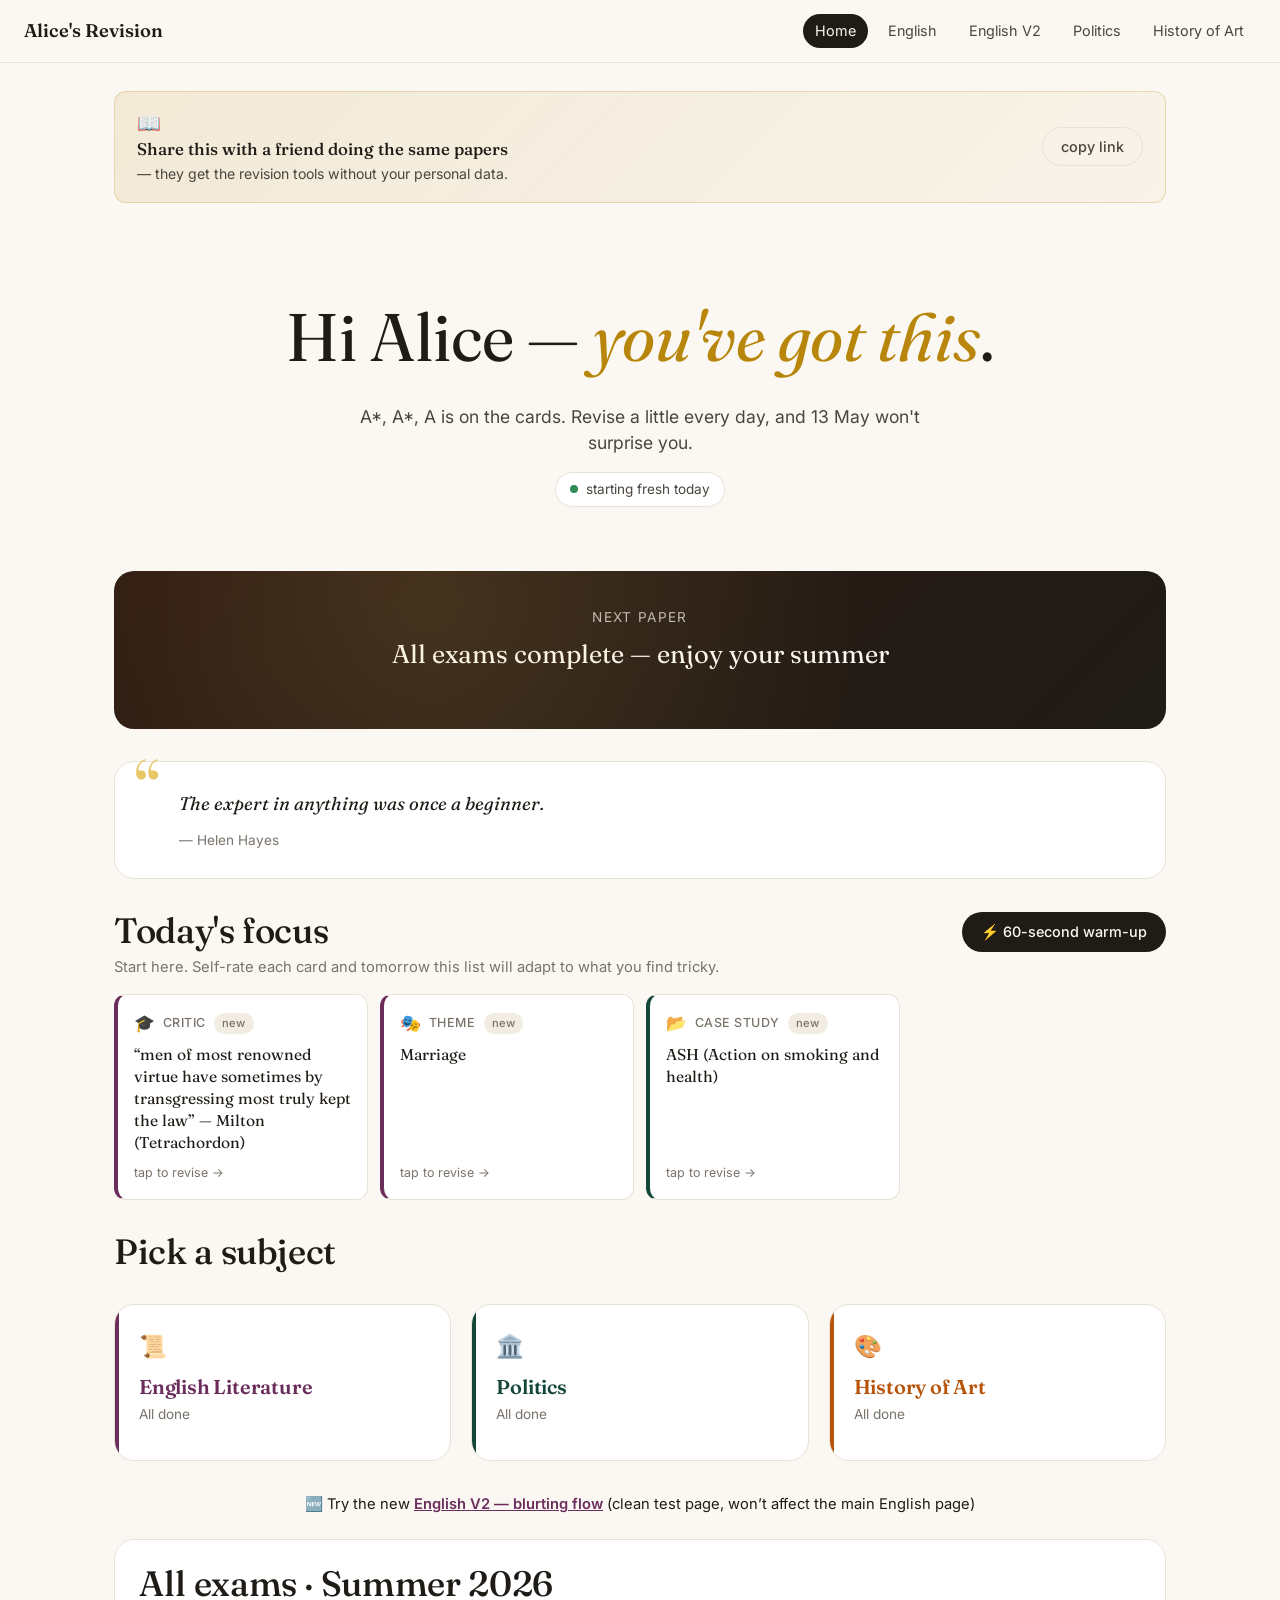
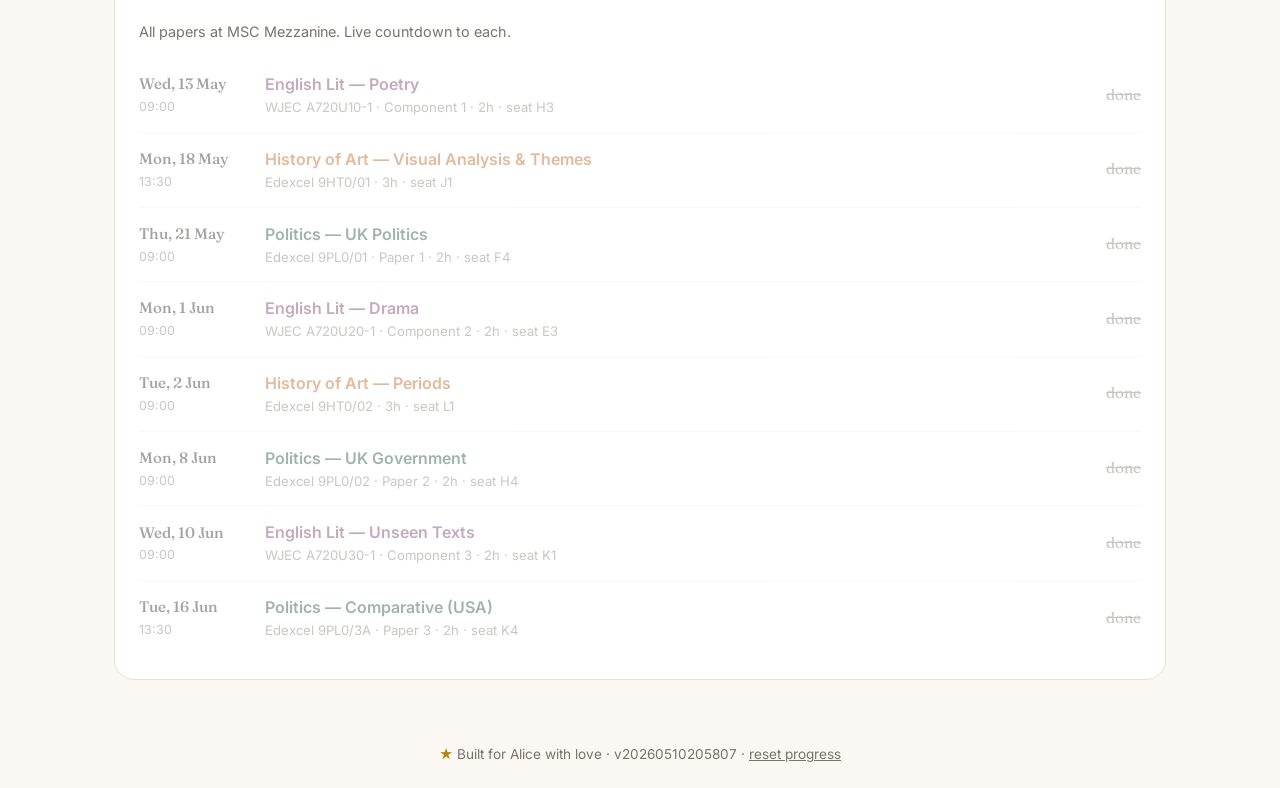
<file: index.html>
<!doctype html>
<html lang="en">
<head>
  <meta charset="utf-8" />
  <meta name="viewport" content="width=device-width, initial-scale=1" />
  <meta name="theme-color" content="#FBF8F3" />
  <title>Alice's Revision · A* A* A</title>
  <meta name="description" content="A-Level revision dashboard for Alice — English, Politics, History of Art." />
  <link rel="preconnect" href="https://fonts.googleapis.com">
  <link rel="preconnect" href="https://fonts.gstatic.com" crossorigin>
  <link href="https://fonts.googleapis.com/css2?family=Fraunces:ital,opsz,wght@0,9..144,400;0,9..144,500;0,9..144,600;1,9..144,400;1,9..144,500&family=Inter:wght@400;500;600&family=JetBrains+Mono:wght@400;500&display=swap" rel="stylesheet">
  <link rel="stylesheet" href="./assets/css/styles.css?v=20260503174955">
  <link rel="icon" href="data:image/svg+xml,%3Csvg xmlns='http://www.w3.org/2000/svg' viewBox='0 0 64 64'%3E%3Crect width='64' height='64' rx='16' fill='%231F1B16'/%3E%3Ctext x='32' y='44' text-anchor='middle' font-family='serif' font-size='38' fill='%23E8C766' font-style='italic'%3EA%3C/text%3E%3C/svg%3E">
</head>
<body>

<nav class="nav">
  <a class="brand" href="./">Alice's Revision</a>
  <div class="links">
    <a href="./" class="active">Home</a>
    <a href="./subjects/english.html">English</a>
    <a href="./subjects/english-v2.html">English V2</a>
    <a href="./subjects/politics.html">Politics</a>
    <a href="./subjects/art.html">History of Art</a>
  </div>
</nav>

<div class="container">

  <!-- Share-with-a-friend banner (only on Alice's view) -->
  <div class="share-banner" id="shareBanner" hidden>
    <span class="share-banner-text">
      <span class="share-banner-emoji">📖</span>
      <strong>Share this with a friend doing the same papers</strong>
      <span class="share-banner-sub">— they get the revision tools without your personal data.</span>
    </span>
    <button class="btn btn-ghost share-banner-btn" id="shareCopyBtn">copy link</button>
  </div>

  <section class="hero">
    <div class="greeting" id="greetingLine">
      Hi Alice — <em>you've got this</em>.
    </div>
    <p class="subtitle" id="subtitleLine">A*, A*, A is on the cards. Revise a little every day, and 13 May won't surprise you.</p>
    <div class="streak-pill" id="streakPill"><span class="dot"></span><span id="streakText">starting fresh today</span></div>
  </section>

  <!-- Big countdown to next exam -->
  <section class="countdown" id="countdown">
    <div class="label">Next paper</div>
    <div class="next-exam" id="nextExamLabel">—</div>
    <div class="timer">
      <div class="unit"><div class="num" id="ctDays">—</div><div class="name">days</div></div>
      <div class="unit"><div class="num" id="ctHours">—</div><div class="name">hours</div></div>
      <div class="unit"><div class="num" id="ctMinutes">—</div><div class="name">mins</div></div>
      <div class="unit"><div class="num" id="ctSeconds">—</div><div class="name">secs</div></div>
    </div>
  </section>

  <!-- Daily quote -->
  <section class="daily-quote">
    <div class="text" id="quoteText"></div>
    <span class="author" id="quoteAuthor"></span>
  </section>

  <!-- Today's focus: surfaces Alice's shakiest cards -->
  <section class="focus" id="focusSection" hidden>
    <div class="focus-header">
      <h2 class="serif">Today's focus</h2>
      <button class="btn btn-primary" id="warmupBtn">⚡ 60-second warm-up</button>
    </div>
    <p class="muted focus-intro" id="focusIntro">The cards you rated shaky — ranked by which you've left longest.</p>
    <div class="focus-grid" id="focusGrid"></div>
  </section>

  <!-- Subject cards -->
  <h2 class="serif" style="margin-top:32px">Pick a subject</h2>
  <div class="subjects">
    <a class="subject-card eng" href="./subjects/english.html">
      <div class="icon">📜</div>
      <h3>English Literature</h3>
      <div class="next" id="engNext">—</div>
      <div class="stats" id="engStats"></div>
    </a>
    <a class="subject-card pol" href="./subjects/politics.html">
      <div class="icon">🏛️</div>
      <h3>Politics</h3>
      <div class="next" id="polNext">—</div>
      <div class="stats" id="polStats"></div>
    </a>
    <a class="subject-card art" href="./subjects/art.html">
      <div class="icon">🎨</div>
      <h3>History of Art</h3>
      <div class="next" id="artNext">—</div>
      <div class="stats" id="artStats"></div>
    </a>
  </div>

  <p style="text-align:center; margin: 4px 0 24px; font-size: 0.92rem;">
    🆕 Try the new <a href="./subjects/english-v2.html" style="color: var(--eng, #6B2D5C); font-weight: 600;">English V2 — blurting flow</a> (clean test page, won’t affect the main English page)
  </p>

  <!-- Full timetable -->
  <section class="timetable">
    <h2 class="serif">All exams · Summer 2026</h2>
    <p class="muted" style="margin-bottom: 16px; font-size: 0.9rem">All papers at MSC Mezzanine. Live countdown to each.</p>
    <div id="timetableList"></div>
  </section>

  <footer>
    <span class="pip">★</span> Built for Alice with love · v<span id="appVer"></span> ·
    <a href="#" id="resetBtn" style="color: var(--ink-mute)">reset progress</a>
  </footer>
</div>

<script src="./assets/js/shared.js?v=20260503174955"></script>
<script>
  // Daily quote
  const q = getDailyQuote();
  document.getElementById('quoteText').textContent = q.text;
  document.getElementById('quoteAuthor').textContent = '— ' + q.author;

  // Streak
  const s = getStreak();
  const text = document.getElementById('streakText');
  if (s.count > 0) {
    text.textContent = s.count + (s.count === 1 ? ' day streak — keep it going' : ' day streak — magic');
  }

  // Next exam countdown
  const ne = nextExam();
  if (ne) {
    document.getElementById('nextExamLabel').textContent = ne.title + ' · ' + formatDate(ne.date) + ' at ' + formatTime(ne.date);
    startCountdown(ne.date, {
      days: document.getElementById('ctDays'),
      hours: document.getElementById('ctHours'),
      minutes: document.getElementById('ctMinutes'),
      seconds: document.getElementById('ctSeconds')
    });
  } else {
    document.getElementById('nextExamLabel').textContent = 'All exams complete — enjoy your summer';
    document.getElementById('countdown').querySelector('.timer').style.display = 'none';
  }

  // Subject summaries
  const bySubject = window.EXAMS.reduce((acc, e) => { (acc[e.subject] = acc[e.subject] || []).push(e); return acc; }, {});
  const subjectMeta = { eng: 'English', pol: 'Politics', art: 'History of Art' };
  ['eng','pol','art'].forEach(key => {
    const upcoming = (bySubject[key] || []).filter(e => new Date(e.date) > Date.now());
    const nextEl = document.getElementById(key + 'Next');
    const statsEl = document.getElementById(key + 'Stats');
    if (upcoming.length) {
      const next = upcoming[0];
      const t = timeUntil(next.date);
      nextEl.textContent = `Next: ${next.title.replace(/^[^—]+— /,'')} · ${formatDate(next.date)}`;
      const total = (bySubject[key] || []).length;
      statsEl.innerHTML = `<span>${upcoming.length} of ${total} papers ahead</span><span>${t.days} days</span>`;
    } else {
      nextEl.textContent = 'All done';
    }
  });

  // ----- Share-mode setup ----------------------------------------------
  const SHARE = isShareMode();
  if (SHARE) {
    document.body.classList.add('share-mode');
    // Friendly modal asking for the friend's name (saved per browser)
    let friendName = shareUserName();
    if (!friendName) {
      const overlay = document.createElement('div');
      overlay.className = 'share-name-modal';
      overlay.innerHTML = `
        <div class="share-name-card">
          <h2 class="serif">Welcome 👋</h2>
          <p>This is a revision tool built for an A-Level student doing the same papers as you.</p>
          <p class="muted" style="font-size:.9rem">Tell us your first name so we can greet you properly.</p>
          <input type="text" id="shareNameInput" placeholder="Your first name" autocomplete="given-name" />
          <button class="btn btn-primary" id="shareNameOk">let's go →</button>
        </div>`;
      document.body.appendChild(overlay);
      const submit = () => {
        const v = (document.getElementById('shareNameInput').value || '').trim();
        if (!v) return;
        setShareUserName(v); friendName = v;
        overlay.remove();
        applyShareGreeting(friendName);
      };
      document.getElementById('shareNameOk').addEventListener('click', submit);
      document.getElementById('shareNameInput').addEventListener('keydown', e => { if (e.key === 'Enter') submit(); });
      setTimeout(() => document.getElementById('shareNameInput').focus(), 50);
    } else {
      applyShareGreeting(friendName);
    }
    function applyShareGreeting(n) {
      document.getElementById('greetingLine').innerHTML = 'Hi ' + escapeHtml(n) + ' — <em>good luck</em>.';
      document.getElementById('subtitleLine').textContent = 'A revision tool for WJEC English Lit + Edexcel UK Politics. Same papers as a friend of ours.';
    }
  } else {
    // Show the share-with-a-friend banner
    const banner = document.getElementById('shareBanner');
    banner.hidden = false;
    document.getElementById('shareCopyBtn').addEventListener('click', () => {
      const url = location.origin + location.pathname + '?share=1';
      const fallbackCopy = () => {
        const ta = document.createElement('textarea');
        ta.value = url; document.body.appendChild(ta); ta.select();
        try { document.execCommand('copy'); } catch (e) {}
        ta.remove();
      };
      const btn = document.getElementById('shareCopyBtn');
      const done = () => { btn.textContent = '✓ copied'; setTimeout(() => { btn.textContent = 'copy link'; }, 2000); };
      if (navigator.clipboard && navigator.clipboard.writeText) {
        navigator.clipboard.writeText(url).then(done).catch(() => { fallbackCopy(); done(); });
      } else {
        fallbackCopy(); done();
      }
    });
  }

  // Full timetable list
  const list = document.getElementById('timetableList');
  getExams().forEach(e => {
    const t = timeUntil(e.date);
    const past = t.past;
    const row = document.createElement('div');
    row.className = 'exam-row' + (past ? ' past' : '');
    row.dataset.subject = e.subject;
    row.innerHTML = `
      <div class="date">
        ${formatDate(e.date)}
        <span class="time">${formatTime(e.date)}</span>
      </div>
      <div class="info">
        <div class="title">${e.title}</div>
        <div class="meta">${e.paper} · ${e.duration}${SHARE ? '' : ' · seat ' + e.seat}</div>
      </div>
      <div class="countdown-mini">
        ${past ? 'done' : `<span class="num">${t.days}</span> day${t.days===1?'':'s'}`}
      </div>
    `;
    list.appendChild(row);
  });

  // App version
  document.getElementById('appVer').textContent = window.APP_VERSION;

  // Today's focus -------------------------------------------------------
  (async function buildFocus() {
    try {
      const v = window.APP_VERSION;
      const [eng, pol] = await Promise.all([
        fetch('./assets/data/english.json?v=' + v).then(r => r.json()),
        fetch('./assets/data/politics.json?v=' + v).then(r => r.json())
      ]);

      // Build the deck → cardId map for each rateable deck
      const idOf = it => it.id || it.term || it.label || it.name || (it.year != null ? String(it.year) : null) || (it.quote ? it.quote.slice(0, 40) : null);

      const deckSpec = {
        critics:    { items: eng.critics || [],         label: 'Critic',      subj: 'eng', mode: 'critics',  href: './subjects/english.html',  emoji: '🎓', display: c => '“' + (c.quote || '').slice(0, 90) + ((c.quote||'').length > 90 ? '…' : '') + '” — ' + (c.author || '?') },
        context:    { items: eng.context || [],         label: 'Context',     subj: 'eng', mode: 'context',  href: './subjects/english.html',  emoji: '📚', display: c => c.term || idOf(c) },
        themes:     { items: eng.themes || [],          label: 'Theme',       subj: 'eng', mode: 'themes',   href: './subjects/english.html',  emoji: '🎭', display: c => c.label || idOf(c) },
        plathHughes:{ items: eng.plath_hughes || [],    label: 'Plath/Hughes',subj: 'eng', mode: 'plath',    href: './subjects/english.html',  emoji: '✍️', display: c => c.theme || c.label || idOf(c) },
        cases:      { items: pol.case_studies || [],    label: 'Case study',  subj: 'pol', mode: 'cases',    href: './subjects/politics.html', emoji: '📂', display: c => c.name || idOf(c) },
        elections:  { items: pol.elections || [],       label: 'Election',    subj: 'pol', mode: 'elections',href: './subjects/politics.html', emoji: '🗳️', display: c => String(c.year) },
        caseLaw:    { items: pol.case_law || [],        label: 'Case law',    subj: 'pol', mode: 'caselaw',  href: './subjects/politics.html', emoji: '⚖️', display: c => c.name || idOf(c) },
        concepts:   { items: pol.concepts || [],        label: 'Concept',     subj: 'pol', mode: 'concepts', href: './subjects/politics.html', emoji: '📖', display: c => c.term || idOf(c) }
      };

      // Coerce any non-array items into [] so the rest of the code is safe
      Object.keys(deckSpec).forEach(k => {
        if (!Array.isArray(deckSpec[k].items)) deckSpec[k].items = [];
      });

      const decksForShaky = {};
      Object.keys(deckSpec).forEach(k => {
        decksForShaky[k] = deckSpec[k].items.map(idOf).filter(Boolean);
      });

      const shaky = getShakyCards(decksForShaky, 6);
      const section = document.getElementById('focusSection');
      const grid = document.getElementById('focusGrid');
      const intro = document.getElementById('focusIntro');

      if (!shaky.length) {
        // First-time experience: surface a starter pick
        const starters = [
          { spec: deckSpec.critics,    item: (eng.critics || [])[0] },
          { spec: deckSpec.themes,     item: (eng.themes || [])[0] },
          { spec: deckSpec.cases,      item: (pol.case_studies || [])[0] }
        ].filter(x => x.item);
        if (!starters.length) return;
        intro.textContent = 'Start here. Self-rate each card and tomorrow this list will adapt to what you find tricky.';
        section.hidden = false;
        starters.forEach(({ spec, item }) => grid.appendChild(renderCard(spec, item, 'new')));
      } else {
        section.hidden = false;
        const shakyCount = shaky.filter(s => s.level === 'shaky').length;
        intro.textContent = shakyCount
          ? `${shakyCount} shaky card${shakyCount === 1 ? '' : 's'} — oldest first. Tap to revisit.`
          : 'No shaky cards. Here are the ones to keep warm.';
        shaky.forEach(s => {
          const spec = deckSpec[s.deckId];
          if (!spec) return;
          const item = (spec.items || []).find(it => idOf(it) === s.cardId);
          if (!item) return;
          grid.appendChild(renderCard(spec, item, s.level, s.ts));
        });
      }

      function renderCard(spec, item, level, ts) {
        const card = document.createElement('a');
        card.className = 'focus-card subj-' + spec.subj + ' level-' + level;
        const cardId = idOf(item);
        card.href = spec.href + '#mode=' + spec.mode + '&id=' + encodeURIComponent(cardId || '');
        const ago = ts ? humanAgo(ts) : '';
        card.innerHTML = `
          <div class="focus-meta">
            <span class="focus-emoji">${spec.emoji}</span>
            <span class="focus-label">${spec.label}</span>
            ${level === 'shaky' ? '<span class="focus-pill shaky">shaky</span>' : ''}
            ${level === 'okay' ? '<span class="focus-pill okay">okay</span>' : ''}
            ${level === 'new' ? '<span class="focus-pill new">new</span>' : ''}
          </div>
          <div class="focus-text">${escapeHtml(spec.display(item))}</div>
          <div class="focus-foot">${ago ? 'last seen ' + ago : 'tap to revise →'}</div>
        `;
        return card;
      }

      // Wire the warm-up button
      document.getElementById('warmupBtn').addEventListener('click', () => {
        // Pass shaky list via a query string the english page can read
        const items = shaky.length ? shaky : (function(){
          // Construct from starters when no shaky exist
          const out = [];
          if ((eng.critics || []).length) out.push({ deckId: 'critics', cardId: idOf(eng.critics[0]) });
          if ((eng.themes || []).length)  out.push({ deckId: 'themes',  cardId: idOf(eng.themes[0]) });
          return out;
        })();
        store('warmup_queue', items);
        // Send her to the first deck's page
        const first = items[0];
        if (!first) return;
        const spec = deckSpec[first.deckId];
        location.href = spec.href + '#warmup=1';
      });
    } catch (err) {
      console.warn('focus build failed', err);
    }
  })();

  function humanAgo(ts) {
    const d = Date.now() - ts;
    if (d < 3600000) return Math.floor(d / 60000) + 'm ago';
    if (d < 86400000) return Math.floor(d / 3600000) + 'h ago';
    return Math.floor(d / 86400000) + 'd ago';
  }
  function escapeHtml(s) { return String(s).replace(/[&<>"]/g, c => ({ '&': '&amp;', '<': '&lt;', '>': '&gt;', '"': '&quot;' }[c])); }

  // Reset button
  document.getElementById('resetBtn').addEventListener('click', (e) => {
    e.preventDefault();
    if (confirm('Reset all progress? (confidence ratings, streaks, etc.)')) {
      Object.keys(localStorage).filter(k => k.startsWith('alice_rev_')).forEach(k => localStorage.removeItem(k));
      location.reload();
    }
  });
</script>

</body>
</html>
</file>
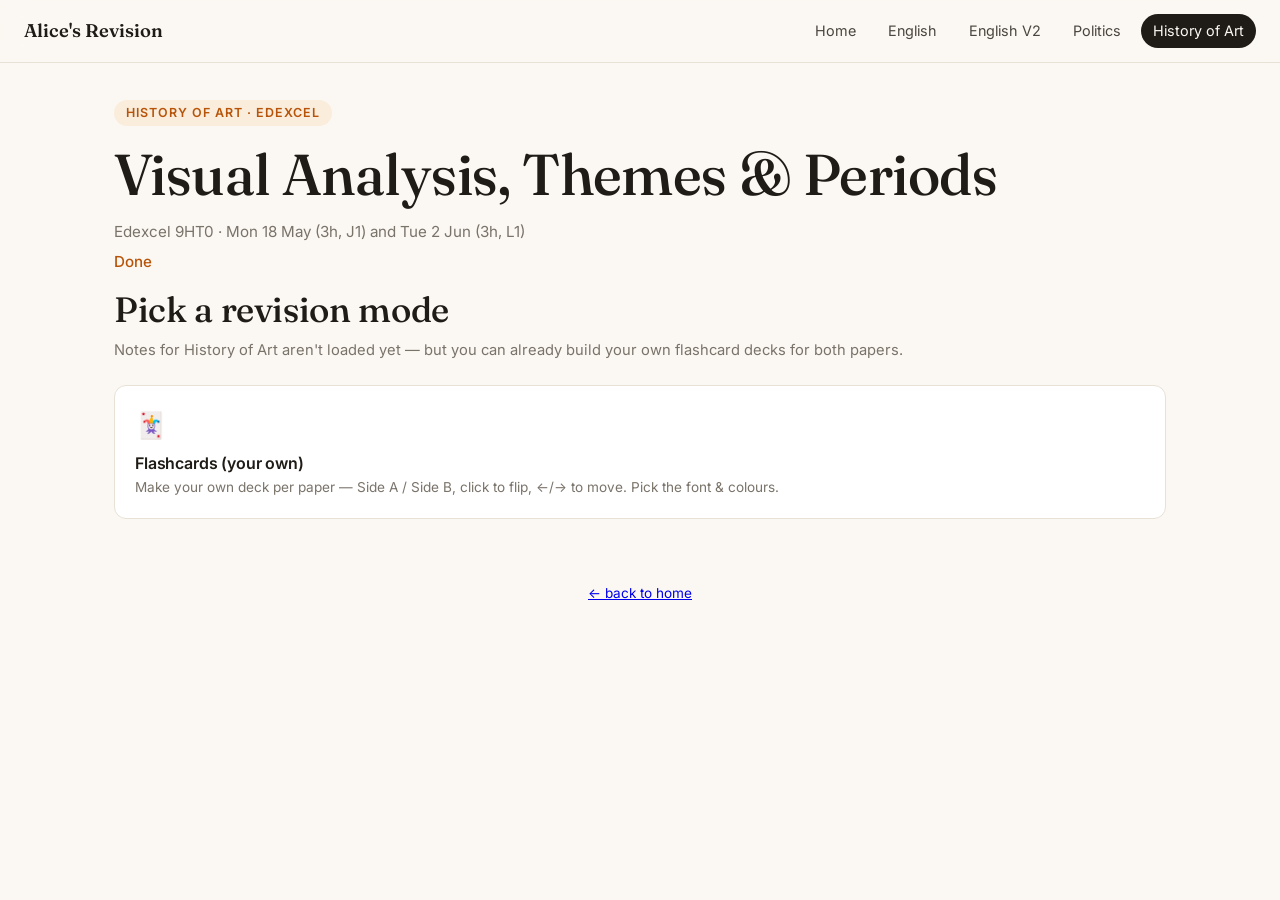
<file: subjects/art.html>
<!doctype html>
<html lang="en">
<head>
  <meta charset="utf-8" />
  <meta name="viewport" content="width=device-width, initial-scale=1" />
  <title>History of Art · Alice's Revision</title>
  <link rel="preconnect" href="https://fonts.googleapis.com">
  <link rel="preconnect" href="https://fonts.gstatic.com" crossorigin>
  <link href="https://fonts.googleapis.com/css2?family=Fraunces:ital,opsz,wght@0,9..144,400;0,9..144,500;0,9..144,600;1,9..144,400;1,9..144,500&family=Inter:wght@400;500;600&display=swap" rel="stylesheet">
  <link rel="stylesheet" href="../assets/css/styles.css?v=20260503174955">
  <link rel="stylesheet" href="../assets/css/flashcards.css?v=20260503174955">
  <link href="https://fonts.googleapis.com/css2?family=Caveat:wght@400;600&display=swap" rel="stylesheet">
  <link rel="icon" href="data:image/svg+xml,%3Csvg xmlns='http://www.w3.org/2000/svg' viewBox='0 0 64 64'%3E%3Crect width='64' height='64' rx='16' fill='%23B8540A'/%3E%3Ctext x='32' y='44' text-anchor='middle' font-family='serif' font-size='38' fill='%23FBF8F3' font-style='italic'%3EH%3C/text%3E%3C/svg%3E">
</head>
<body>

<nav class="nav">
  <a class="brand" href="../">Alice's Revision</a>
  <div class="links">
    <a href="../">Home</a>
    <a href="./english.html">English</a>
    <a href="./english-v2.html">English V2</a>
    <a href="./politics.html">Politics</a>
    <a href="./art.html" class="active">History of Art</a>
  </div>
</nav>

<div class="container">

  <header class="subject-header">
    <span class="badge art">History of Art · Edexcel</span>
    <h1>Visual Analysis, Themes & Periods</h1>
    <p class="meta">Edexcel 9HT0 · Mon 18 May (3h, J1) and Tue 2 Jun (3h, L1)</p>
    <p class="meta" id="examCountdown" style="margin-top: 8px; font-weight: 500; color: var(--art);"></p>
  </header>

  <div id="modePicker">
    <h2 class="serif" style="margin-bottom: 8px">Pick a revision mode</h2>
    <p class="muted" style="margin-bottom: 16px; font-size: 0.92rem">
      Notes for History of Art aren't loaded yet — but you can already build your own flashcard decks for both papers.
    </p>
    <div class="mode-grid">
      <a class="mode-card" data-mode="flashcards">
        <span class="icon">🃏</span>
        <h3>Flashcards (your own)</h3>
        <p>Make your own deck per paper — Side A / Side B, click to flip, ←/→ to move. Pick the font &amp; colours.</p>
      </a>
    </div>
  </div>

  <div id="revisionArea" style="display:none"></div>

  <footer><a href="../">← back to home</a></footer>
</div>

<script src="../assets/js/shared.js?v=20260503174955"></script>
<script src="../assets/js/flashcards.js?v=20260503174955"></script>
<script>
  const exam = window.EXAMS.find(e => e.subject === 'art');
  if (exam) {
    const t = timeUntil(exam.date);
    document.getElementById('examCountdown').textContent =
      t.past ? 'Done' : (t.days + ' day' + (t.days===1?'':'s') + ' to your first paper');
  }
  document.querySelectorAll('.mode-card[data-mode]').forEach(card => {
    card.addEventListener('click', e => {
      e.preventDefault();
      const mode = card.dataset.mode;
      const picker = document.getElementById('modePicker');
      const area = document.getElementById('revisionArea');
      picker.style.display = 'none'; area.style.display = 'block'; area.innerHTML = '';
      const back = document.createElement('button');
      back.className = 'btn btn-ghost';
      back.textContent = '← back to modes';
      back.addEventListener('click', () => { picker.style.display = 'block'; area.style.display = 'none'; area.innerHTML = ''; });
      area.appendChild(back);
      if (mode === 'flashcards') window.buildFlashcards(area, 'art');
    });
  });
</script>

</body>
</html>
</file>
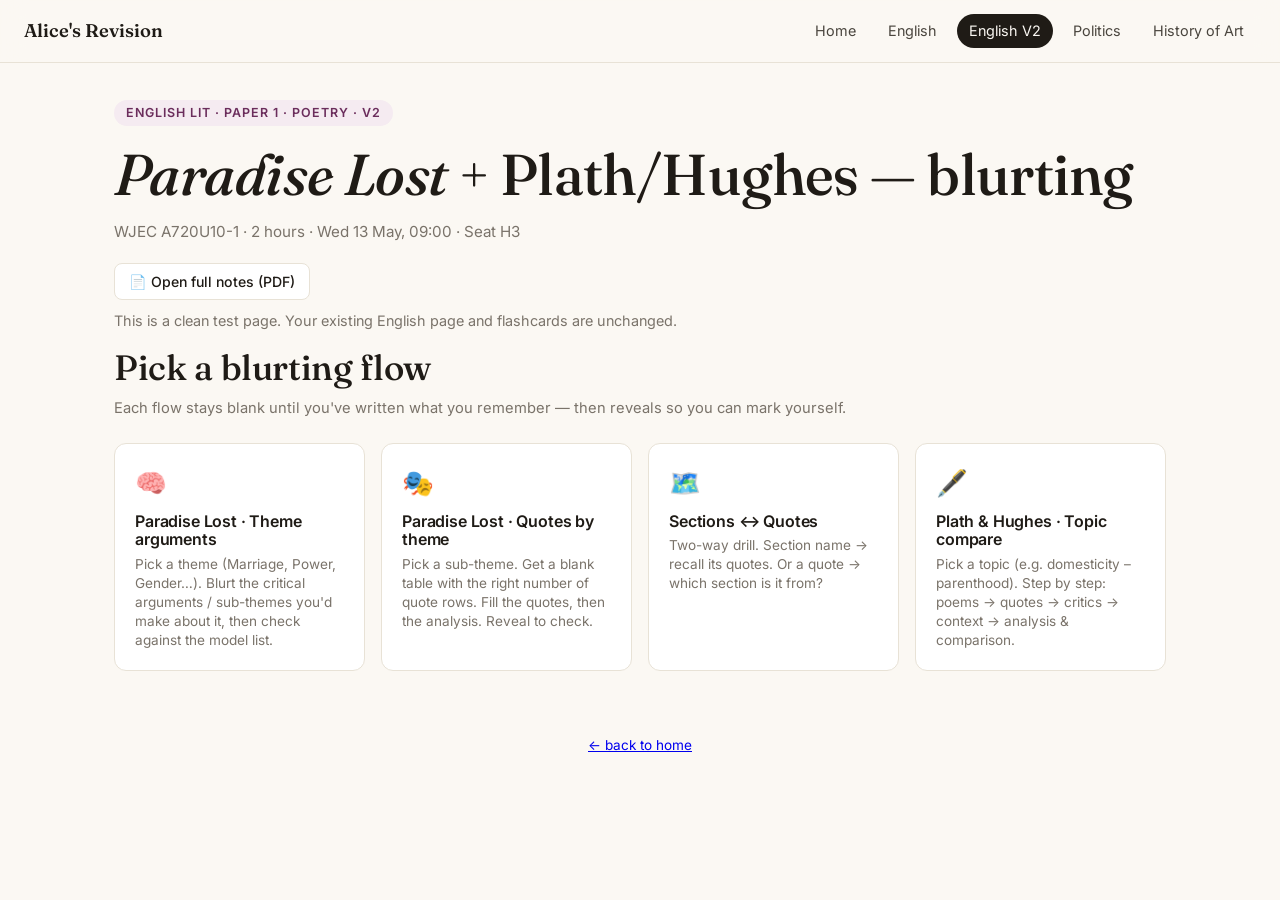
<file: subjects/english-v2.html>
<!doctype html>
<html lang="en">
<head>
  <meta charset="utf-8" />
  <meta name="viewport" content="width=device-width, initial-scale=1" />
  <title>English V2 · Alice's Revision</title>
  <link rel="preconnect" href="https://fonts.googleapis.com">
  <link rel="preconnect" href="https://fonts.gstatic.com" crossorigin>
  <link href="https://fonts.googleapis.com/css2?family=Fraunces:ital,opsz,wght@0,9..144,400;0,9..144,500;0,9..144,600;1,9..144,400;1,9..144,500&family=Inter:wght@400;500;600&family=JetBrains+Mono:wght@400;500&display=swap" rel="stylesheet">
  <link rel="stylesheet" href="../assets/css/styles.css?v=20260504141325">
  <link rel="stylesheet" href="../assets/css/english-v2.css?v=20260504141325">
  <link rel="icon" href="data:image/svg+xml,%3Csvg xmlns='http://www.w3.org/2000/svg' viewBox='0 0 64 64'%3E%3Crect width='64' height='64' rx='16' fill='%236B2D5C'/%3E%3Ctext x='32' y='44' text-anchor='middle' font-family='serif' font-size='38' fill='%23FBF8F3' font-style='italic'%3EE%3C/text%3E%3C/svg%3E">
</head>
<body>

<nav class="nav">
  <a class="brand" href="../">Alice's Revision</a>
  <div class="links">
    <a href="../">Home</a>
    <a href="./english.html">English</a>
    <a href="./english-v2.html" class="active">English V2</a>
    <a href="./politics.html">Politics</a>
    <a href="./art.html">History of Art</a>
  </div>
</nav>

<div class="container">

  <header class="subject-header">
    <span class="badge eng">English Lit · Paper 1 · Poetry · V2</span>
    <h1 id="title"><em>Paradise Lost</em> + Plath/Hughes — blurting</h1>
    <p class="meta">WJEC A720U10-1 · 2 hours · Wed 13 May, 09:00 · Seat H3</p>
    <p class="meta" id="examCountdown" style="margin-top: 8px; font-weight: 500; color: var(--eng);"></p>
    <a class="pdf-link" href="../assets/notes/english-paper-1-poetry.pdf" target="_blank" rel="noopener">📄 Open full notes (PDF)</a>
    <p class="muted" style="margin-top:10px; font-size: 0.9rem">
      This is a clean test page. Your existing English page and flashcards are unchanged.
    </p>
  </header>

  <!-- Mode picker -->
  <div id="modePicker">
    <h2 class="serif" style="margin-bottom: 8px">Pick a blurting flow</h2>
    <p class="muted" style="margin-bottom: 16px; font-size: 0.92rem">
      Each flow stays blank until you've written what you remember — then reveals so you can mark yourself.
    </p>
    <div class="mode-grid">
      <a class="mode-card" data-mode="pl-arguments">
        <span class="icon">🧠</span>
        <h3>Paradise Lost · Theme arguments</h3>
        <p>Pick a theme (Marriage, Power, Gender…). Blurt the critical arguments / sub-themes you'd make about it, then check against the model list.</p>
      </a>
      <a class="mode-card" data-mode="pl-themes">
        <span class="icon">🎭</span>
        <h3>Paradise Lost · Quotes by theme</h3>
        <p>Pick a sub-theme. Get a blank table with the right number of quote rows. Fill the quotes, then the analysis. Reveal to check.</p>
      </a>
      <a class="mode-card" data-mode="sections">
        <span class="icon">🗺️</span>
        <h3>Sections ↔ Quotes</h3>
        <p>Two-way drill. Section name → recall its quotes. Or a quote → which section is it from?</p>
      </a>
      <a class="mode-card" data-mode="ph-topics">
        <span class="icon">🖋️</span>
        <h3>Plath &amp; Hughes · Topic compare</h3>
        <p>Pick a topic (e.g. domesticity – parenthood). Step by step: poems → quotes → critics → context → analysis &amp; comparison.</p>
      </a>
    </div>
  </div>

  <!-- Active revision area -->
  <div id="revisionArea" style="display:none"></div>

  <footer><a href="../">← back to home</a></footer>
</div>

<script src="../assets/js/shared.js?v=20260504141325"></script>
<script src="../assets/js/english-v2.js?v=20260504141325"></script>

</body>
</html>
</file>
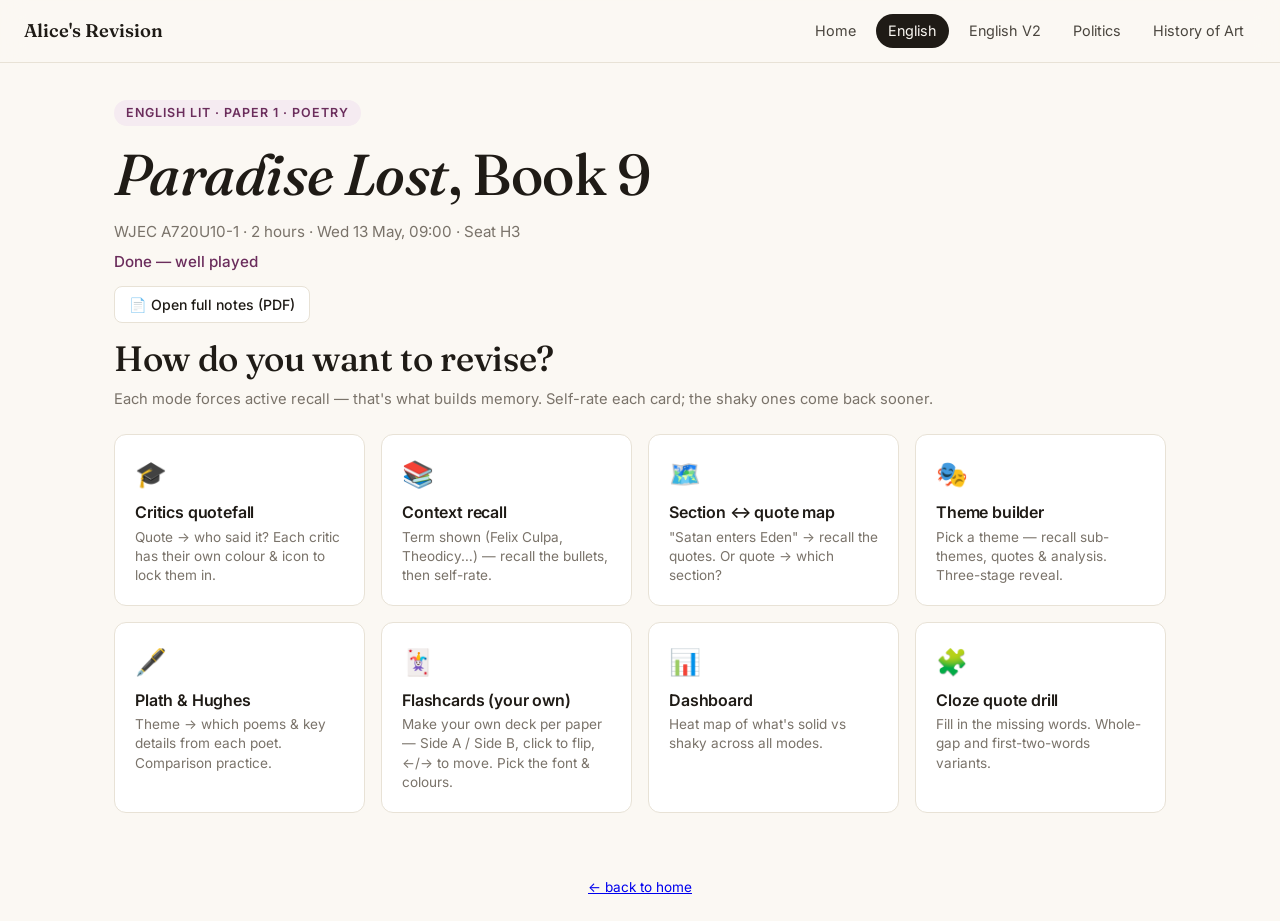
<file: subjects/english.html>
<!doctype html>
<html lang="en">
<head>
  <meta charset="utf-8" />
  <meta name="viewport" content="width=device-width, initial-scale=1" />
  <title>English Literature · Alice's Revision</title>
  <link rel="preconnect" href="https://fonts.googleapis.com">
  <link rel="preconnect" href="https://fonts.gstatic.com" crossorigin>
  <link href="https://fonts.googleapis.com/css2?family=Fraunces:ital,opsz,wght@0,9..144,400;0,9..144,500;0,9..144,600;1,9..144,400;1,9..144,500&family=Inter:wght@400;500;600&family=JetBrains+Mono:wght@400;500&display=swap" rel="stylesheet">
  <link rel="stylesheet" href="../assets/css/styles.css?v=20260503174955">
  <link rel="stylesheet" href="../assets/css/flashcards.css?v=20260503174955">
  <link href="https://fonts.googleapis.com/css2?family=Caveat:wght@400;600&display=swap" rel="stylesheet">
  <link rel="icon" href="data:image/svg+xml,%3Csvg xmlns='http://www.w3.org/2000/svg' viewBox='0 0 64 64'%3E%3Crect width='64' height='64' rx='16' fill='%236B2D5C'/%3E%3Ctext x='32' y='44' text-anchor='middle' font-family='serif' font-size='38' fill='%23FBF8F3' font-style='italic'%3EE%3C/text%3E%3C/svg%3E">
</head>
<body>

<nav class="nav">
  <a class="brand" href="../">Alice's Revision</a>
  <div class="links">
    <a href="../">Home</a>
    <a href="./english.html" class="active">English</a>
    <a href="./english-v2.html">English V2</a>
    <a href="./politics.html">Politics</a>
    <a href="./art.html">History of Art</a>
  </div>
</nav>

<div class="container">

  <header class="subject-header">
    <span class="badge eng">English Lit · Paper 1 · Poetry</span>
    <h1 id="title"><em>Paradise Lost</em>, Book 9</h1>
    <p class="meta">WJEC A720U10-1 · 2 hours · Wed 13 May, 09:00 · Seat H3</p>
    <p class="meta" id="examCountdown" style="margin-top: 8px; font-weight: 500; color: var(--eng);"></p>
    <a class="pdf-link" href="../assets/notes/english-paper-1-poetry.pdf" target="_blank" rel="noopener">📄 Open full notes (PDF)</a>
  </header>

  <!-- Mode picker -->
  <div id="modePicker">
    <h2 class="serif" style="margin-bottom: 8px">How do you want to revise?</h2>
    <p class="muted" style="margin-bottom: 16px; font-size: 0.92rem">
      Each mode forces active recall — that's what builds memory. Self-rate each card; the shaky ones come back sooner.
    </p>
    <div class="mode-grid">
      <a class="mode-card" data-mode="critics">
        <span class="icon">🎓</span>
        <h3>Critics quotefall</h3>
        <p>Quote → who said it? Each critic has their own colour & icon to lock them in.</p>
      </a>
      <a class="mode-card" data-mode="context">
        <span class="icon">📚</span>
        <h3>Context recall</h3>
        <p>Term shown (Felix Culpa, Theodicy…) — recall the bullets, then self-rate.</p>
      </a>
      <a class="mode-card" data-mode="sections">
        <span class="icon">🗺️</span>
        <h3>Section ↔ quote map</h3>
        <p>"Satan enters Eden" → recall the quotes. Or quote → which section?</p>
      </a>
      <a class="mode-card" data-mode="themes">
        <span class="icon">🎭</span>
        <h3>Theme builder</h3>
        <p>Pick a theme — recall sub-themes, quotes & analysis. Three-stage reveal.</p>
      </a>
      <a class="mode-card" data-mode="plath">
        <span class="icon">🖋️</span>
        <h3>Plath & Hughes</h3>
        <p>Theme → which poems & key details from each poet. Comparison practice.</p>
      </a>
      <a class="mode-card" data-mode="flashcards">
        <span class="icon">🃏</span>
        <h3>Flashcards (your own)</h3>
        <p>Make your own deck per paper — Side A / Side B, click to flip, ←/→ to move. Pick the font &amp; colours.</p>
      </a>
      <a class="mode-card" data-mode="dashboard">
        <span class="icon">📊</span>
        <h3>Dashboard</h3>
        <p>Heat map of what's solid vs shaky across all modes.</p>
      </a>
    </div>
  </div>

  <!-- Active revision area -->
  <div id="revisionArea" style="display:none"></div>

  <footer><a href="../">← back to home</a></footer>
</div>

<script src="../assets/js/shared.js?v=20260503174955"></script>
<script src="../assets/js/flashcards.js?v=20260503174955"></script>
<script src="../assets/js/english.js?v=20260503174955"></script>

</body>
</html>
</file>
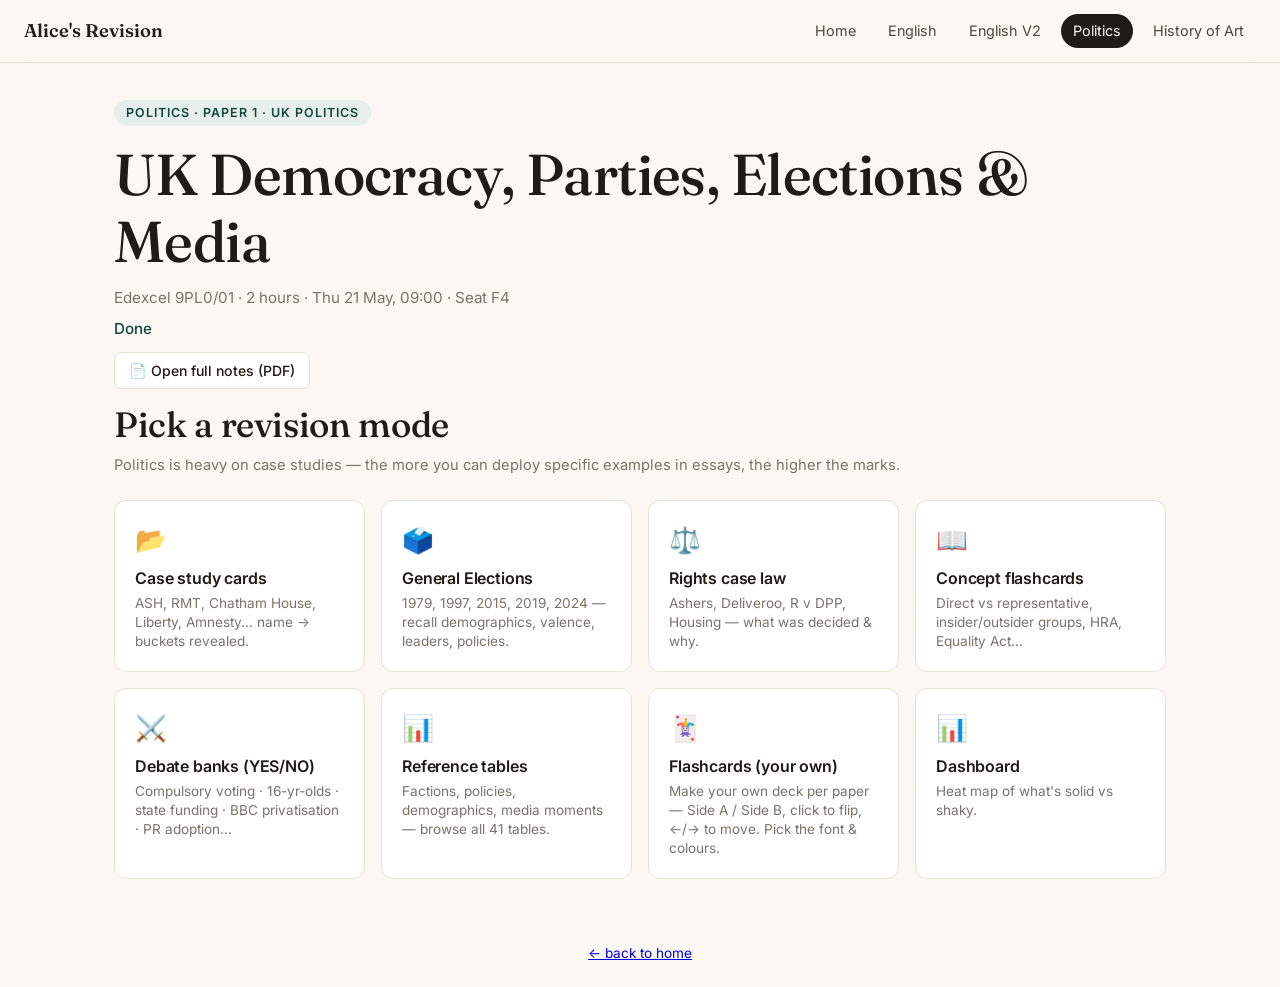
<file: subjects/politics.html>
<!doctype html>
<html lang="en">
<head>
  <meta charset="utf-8" />
  <meta name="viewport" content="width=device-width, initial-scale=1" />
  <title>Politics · Alice's Revision</title>
  <link rel="preconnect" href="https://fonts.googleapis.com">
  <link rel="preconnect" href="https://fonts.gstatic.com" crossorigin>
  <link href="https://fonts.googleapis.com/css2?family=Fraunces:ital,opsz,wght@0,9..144,400;0,9..144,500;0,9..144,600;1,9..144,400;1,9..144,500&family=Inter:wght@400;500;600&family=JetBrains+Mono:wght@400;500&display=swap" rel="stylesheet">
  <link rel="stylesheet" href="../assets/css/styles.css?v=20260503174955">
  <link rel="stylesheet" href="../assets/css/flashcards.css?v=20260503174955">
  <link href="https://fonts.googleapis.com/css2?family=Caveat:wght@400;600&display=swap" rel="stylesheet">
  <link rel="icon" href="data:image/svg+xml,%3Csvg xmlns='http://www.w3.org/2000/svg' viewBox='0 0 64 64'%3E%3Crect width='64' height='64' rx='16' fill='%2314463A'/%3E%3Ctext x='32' y='44' text-anchor='middle' font-family='serif' font-size='38' fill='%23FBF8F3' font-style='italic'%3EP%3C/text%3E%3C/svg%3E">
</head>
<body>

<nav class="nav">
  <a class="brand" href="../">Alice's Revision</a>
  <div class="links">
    <a href="../">Home</a>
    <a href="./english.html">English</a>
    <a href="./english-v2.html">English V2</a>
    <a href="./politics.html" class="active">Politics</a>
    <a href="./art.html">History of Art</a>
  </div>
</nav>

<div class="container">

  <header class="subject-header">
    <span class="badge pol">Politics · Paper 1 · UK Politics</span>
    <h1>UK Democracy, Parties, Elections & Media</h1>
    <p class="meta">Edexcel 9PL0/01 · 2 hours · Thu 21 May, 09:00 · Seat F4</p>
    <p class="meta" id="examCountdown" style="margin-top: 8px; font-weight: 500; color: var(--pol);"></p>
    <a class="pdf-link" href="../assets/notes/uk-politics-paper-1.pdf" target="_blank" rel="noopener">📄 Open full notes (PDF)</a>
  </header>

  <div id="modePicker">
    <h2 class="serif" style="margin-bottom: 8px">Pick a revision mode</h2>
    <p class="muted" style="margin-bottom: 16px; font-size: 0.92rem">
      Politics is heavy on case studies — the more you can deploy specific examples in essays, the higher the marks.
    </p>
    <div class="mode-grid">
      <a class="mode-card" data-mode="cases">
        <span class="icon">📂</span>
        <h3>Case study cards</h3>
        <p>ASH, RMT, Chatham House, Liberty, Amnesty… name → buckets revealed.</p>
      </a>
      <a class="mode-card" data-mode="elections">
        <span class="icon">🗳️</span>
        <h3>General Elections</h3>
        <p>1979, 1997, 2015, 2019, 2024 — recall demographics, valence, leaders, policies.</p>
      </a>
      <a class="mode-card" data-mode="caselaw">
        <span class="icon">⚖️</span>
        <h3>Rights case law</h3>
        <p>Ashers, Deliveroo, R v DPP, Housing — what was decided & why.</p>
      </a>
      <a class="mode-card" data-mode="concepts">
        <span class="icon">📖</span>
        <h3>Concept flashcards</h3>
        <p>Direct vs representative, insider/outsider groups, HRA, Equality Act…</p>
      </a>
      <a class="mode-card" data-mode="debates">
        <span class="icon">⚔️</span>
        <h3>Debate banks (YES/NO)</h3>
        <p>Compulsory voting · 16-yr-olds · state funding · BBC privatisation · PR adoption…</p>
      </a>
      <a class="mode-card" data-mode="tables">
        <span class="icon">📊</span>
        <h3>Reference tables</h3>
        <p>Factions, policies, demographics, media moments — browse all 41 tables.</p>
      </a>
      <a class="mode-card" data-mode="flashcards">
        <span class="icon">🃏</span>
        <h3>Flashcards (your own)</h3>
        <p>Make your own deck per paper — Side A / Side B, click to flip, ←/→ to move. Pick the font &amp; colours.</p>
      </a>
      <a class="mode-card" data-mode="dashboard">
        <span class="icon">📊</span>
        <h3>Dashboard</h3>
        <p>Heat map of what's solid vs shaky.</p>
      </a>
    </div>
  </div>

  <div id="revisionArea" style="display:none"></div>

  <footer><a href="../">← back to home</a></footer>
</div>

<script src="../assets/js/shared.js?v=20260503174955"></script>
<script src="../assets/js/flashcards.js?v=20260503174955"></script>
<script src="../assets/js/politics.js?v=20260503174955"></script>

</body>
</html>
</file>
<file: assets/css/styles.css>
/* ========================================================================
   Alice's A-Level Revision — design system
   Inspired by Anki + Notion + warm scholarly aesthetic
   ======================================================================== */

:root {
  /* Colours */
  --bg: #FBF8F3;          /* warm off-white parchment */
  --bg-elev: #FFFFFF;
  --bg-card: #FFFFFF;
  --ink: #1F1B16;
  --ink-soft: #4A453E;
  --ink-mute: #7A736A;
  --line: #E8E2D6;
  --line-soft: #F2EDE2;
  --gold: #B8860B;
  --gold-soft: #E8C766;

  /* Subject palette — distinct so Alice associates each with a colour */
  --eng: #6B2D5C;            /* deep mulberry — Milton/poetry */
  --eng-bg: #F5EBF1;
  --eng-soft: #B388A6;
  --pol: #14463A;            /* parliamentary green */
  --pol-bg: #E6EFEB;
  --pol-soft: #5A8A7A;
  --art: #B8540A;            /* renaissance ochre */
  --art-bg: #FAEDDC;
  --art-soft: #D4985E;

  /* Memory-cue accent palette (used for critic chips, themes etc.) */
  --c1: #E27D60;  /* coral */
  --c2: #E8A87C;  /* peach */
  --c3: #C38D9E;  /* dusty pink */
  --c4: #8E9AAF;  /* slate */
  --c5: #41B3A3;  /* teal */
  --c6: #85BAA1;  /* sage */
  --c7: #D4A373;  /* tan */
  --c8: #6D597A;  /* plum */
  --c9: #355C7D;  /* navy */
  --c10:#B56576;  /* rose */

  /* Confidence colours */
  --shaky: #C03A2B;
  --shaky-bg: #FCE8E5;
  --okay: #C68A12;
  --okay-bg: #FCF1DC;
  --solid: #2F8C57;
  --solid-bg: #E1F2E8;

  /* Typography */
  --font-display: 'Fraunces', 'Times New Roman', serif;
  --font-sans: 'Inter', -apple-system, BlinkMacSystemFont, sans-serif;
  --font-mono: 'JetBrains Mono', monospace;

  /* Sizing */
  --radius-sm: 6px;
  --radius: 12px;
  --radius-lg: 20px;
  --shadow-sm: 0 1px 2px rgba(31, 27, 22, 0.06);
  --shadow: 0 4px 16px rgba(31, 27, 22, 0.08);
  --shadow-lg: 0 12px 32px rgba(31, 27, 22, 0.12);
}

* { box-sizing: border-box; margin: 0; padding: 0; }

html { font-size: 16px; -webkit-font-smoothing: antialiased; }

body {
  background: var(--bg);
  color: var(--ink);
  font-family: var(--font-sans);
  line-height: 1.5;
  min-height: 100vh;
}

/* Typography ------------------------------------------------------------ */
.serif { font-family: var(--font-display); }

h1, h2, h3 { font-family: var(--font-display); font-weight: 500; line-height: 1.15; letter-spacing: -0.01em; }
h1 { font-size: clamp(2.2rem, 5vw, 3.6rem); }
h2 { font-size: clamp(1.6rem, 3vw, 2.2rem); font-weight: 500; }
h3 { font-size: 1.25rem; font-weight: 600; }
.muted { color: var(--ink-mute); }
.quote-text { font-family: var(--font-display); font-style: italic; font-size: 1.2rem; line-height: 1.45; }
.kbd { font-family: var(--font-mono); font-size: 0.78rem; background: var(--line-soft); padding: 2px 6px; border-radius: 4px; border: 1px solid var(--line); }

/* Layout ---------------------------------------------------------------- */
.container { max-width: 1100px; margin: 0 auto; padding: 0 24px; }
.container-narrow { max-width: 760px; margin: 0 auto; padding: 0 24px; }

.nav {
  position: sticky; top: 0; z-index: 50;
  background: rgba(251,248,243, .85); backdrop-filter: blur(12px);
  border-bottom: 1px solid var(--line);
  padding: 14px 24px;
  display: flex; align-items: center; justify-content: space-between;
}
.nav .brand { font-family: var(--font-display); font-size: 1.15rem; font-weight: 600; color: var(--ink); text-decoration: none; }
.nav .links { display: flex; gap: 8px; align-items: center; flex-wrap: wrap; }
.nav .links a {
  text-decoration: none; color: var(--ink-soft); font-size: 0.9rem; padding: 6px 12px;
  border-radius: 999px; transition: all .2s;
}
.nav .links a:hover { background: var(--line-soft); color: var(--ink); }
.nav .links a.active { background: var(--ink); color: var(--bg); }

/* Hero ------------------------------------------------------------------ */
.hero {
  padding: 56px 0 32px;
  text-align: center;
}
.hero .greeting { font-family: var(--font-display); font-size: clamp(2.4rem, 6vw, 4.2rem); margin-bottom: 16px; }
.hero .greeting em { font-style: italic; color: var(--gold); font-weight: 400; }
.hero .subtitle { font-size: 1.1rem; color: var(--ink-soft); max-width: 600px; margin: 0 auto; }

.streak-pill {
  display: inline-flex; align-items: center; gap: 8px;
  background: var(--bg-elev); border: 1px solid var(--line);
  border-radius: 999px; padding: 6px 14px; font-size: 0.85rem; color: var(--ink-soft);
  margin-top: 16px;
}
.streak-pill .dot { width: 8px; height: 8px; border-radius: 50%; background: var(--solid); animation: pulse 2s infinite; }
@keyframes pulse { 0%,100% { opacity: 1; } 50% { opacity: 0.4; } }

/* Countdown panel ------------------------------------------------------- */
.countdown {
  background: linear-gradient(135deg, #2C1810 0%, #1F1B16 100%);
  color: #FBF8F3;
  border-radius: var(--radius-lg);
  padding: 36px 28px;
  margin: 32px 0;
  text-align: center;
  position: relative; overflow: hidden;
}
.countdown::before {
  content: ''; position: absolute; inset: 0;
  background: radial-gradient(circle at 30% 20%, rgba(232,199,102,0.15) 0%, transparent 60%);
  pointer-events: none;
}
.countdown .label { font-size: 0.85rem; text-transform: uppercase; letter-spacing: 0.1em; opacity: 0.7; }
.countdown .next-exam { font-family: var(--font-display); font-size: 1.6rem; margin: 8px 0 20px; }
.countdown .timer { display: flex; justify-content: center; gap: 24px; flex-wrap: wrap; }
.countdown .timer .unit { min-width: 80px; }
.countdown .timer .num { font-family: var(--font-display); font-size: clamp(2.4rem, 6vw, 3.6rem); font-weight: 500; line-height: 1; color: var(--gold-soft); }
.countdown .timer .name { font-size: 0.78rem; text-transform: uppercase; letter-spacing: 0.15em; opacity: 0.6; margin-top: 4px; }

/* Quote block ----------------------------------------------------------- */
.daily-quote {
  background: var(--bg-elev);
  border: 1px solid var(--line);
  border-radius: var(--radius-lg);
  padding: 28px 32px;
  margin: 24px 0;
  position: relative;
}
.daily-quote::before {
  content: '“'; position: absolute; top: -10px; left: 20px;
  font-family: var(--font-display); font-size: 5rem; color: var(--gold-soft); line-height: 1;
}
.daily-quote .text { font-family: var(--font-display); font-style: italic; font-size: 1.15rem; line-height: 1.5; color: var(--ink); padding-left: 32px; }
.daily-quote .author { display: block; margin-top: 12px; font-size: 0.85rem; color: var(--ink-mute); padding-left: 32px; font-style: normal; }

/* Subject cards --------------------------------------------------------- */
.subjects { display: grid; gap: 20px; grid-template-columns: repeat(auto-fit, minmax(260px, 1fr)); margin: 32px 0; }
.subject-card {
  background: var(--bg-elev); border: 1px solid var(--line);
  border-radius: var(--radius-lg); padding: 24px; text-decoration: none; color: var(--ink);
  display: block; transition: all .25s; position: relative; overflow: hidden;
}
.subject-card::before {
  content: ''; position: absolute; left: 0; top: 0; bottom: 0; width: 4px; background: var(--accent, var(--ink));
}
.subject-card:hover { transform: translateY(-2px); box-shadow: var(--shadow-lg); }
.subject-card.eng { --accent: var(--eng); }
.subject-card.pol { --accent: var(--pol); }
.subject-card.art { --accent: var(--art); }
.subject-card .icon { font-size: 1.4rem; margin-bottom: 12px; }
.subject-card h3 { color: var(--accent, var(--ink)); margin-bottom: 4px; }
.subject-card .next { font-size: 0.85rem; color: var(--ink-mute); margin: 6px 0 12px; }
.subject-card .stats { display: flex; gap: 12px; flex-wrap: wrap; font-size: 0.8rem; color: var(--ink-mute); }
.subject-card .stats span { background: var(--line-soft); padding: 3px 8px; border-radius: 4px; }

/* Timetable ------------------------------------------------------------ */
.timetable {
  background: var(--bg-elev); border: 1px solid var(--line);
  border-radius: var(--radius-lg); padding: 24px; margin: 24px 0;
}
.timetable h2 { margin-bottom: 16px; }
.exam-row {
  display: grid; grid-template-columns: 110px 1fr auto; gap: 16px; align-items: center;
  padding: 14px 0; border-bottom: 1px solid var(--line-soft);
}
.exam-row:last-child { border-bottom: none; }
.exam-row .date { font-family: var(--font-display); font-size: 0.95rem; color: var(--ink); font-weight: 500; }
.exam-row .date .time { display: block; font-family: var(--font-sans); font-size: 0.78rem; color: var(--ink-mute); margin-top: 2px; font-weight: 400; }
.exam-row .info .title { font-weight: 600; }
.exam-row .info .meta { font-size: 0.82rem; color: var(--ink-mute); margin-top: 2px; }
.exam-row .countdown-mini { font-family: var(--font-display); font-size: 0.95rem; color: var(--ink-soft); white-space: nowrap; }
.exam-row .countdown-mini .num { font-size: 1.3rem; font-weight: 600; color: var(--ink); }
.exam-row[data-subject="eng"] .info .title { color: var(--eng); }
.exam-row[data-subject="pol"] .info .title { color: var(--pol); }
.exam-row[data-subject="art"] .info .title { color: var(--art); }
.exam-row.past { opacity: 0.4; }
.exam-row.past .countdown-mini { text-decoration: line-through; color: var(--ink-mute); }

/* Buttons --------------------------------------------------------------- */
.btn {
  display: inline-flex; align-items: center; gap: 8px;
  padding: 10px 18px; border-radius: 999px; font-size: 0.9rem; font-weight: 500;
  text-decoration: none; border: 1px solid transparent; cursor: pointer; transition: all .2s;
  font-family: var(--font-sans);
}
.btn-primary { background: var(--ink); color: var(--bg); }
.btn-primary:hover { background: #000; }
.btn-ghost { background: transparent; border-color: var(--line); color: var(--ink-soft); }
.btn-ghost:hover { background: var(--line-soft); color: var(--ink); }
.btn-eng { background: var(--eng); color: white; }
.btn-pol { background: var(--pol); color: white; }
.btn-art { background: var(--art); color: white; }

/* Mode picker ----------------------------------------------------------- */
.mode-grid { display: grid; gap: 16px; grid-template-columns: repeat(auto-fit, minmax(220px, 1fr)); margin: 24px 0; }
.mode-card {
  background: var(--bg-elev); border: 1px solid var(--line);
  border-radius: var(--radius); padding: 20px; cursor: pointer; transition: all .2s;
  text-decoration: none; color: var(--ink); display: block;
}
.mode-card:hover { border-color: var(--ink); transform: translateY(-2px); box-shadow: var(--shadow); }
.mode-card .icon { font-size: 1.6rem; margin-bottom: 10px; display: block; }
.mode-card h3 { font-size: 1rem; font-family: var(--font-sans); font-weight: 600; }
.mode-card p { font-size: 0.85rem; color: var(--ink-mute); margin-top: 6px; line-height: 1.4; }

/* Cards / flashcards ---------------------------------------------------- */
.card-stage {
  background: var(--bg-elev);
  border-radius: var(--radius-lg);
  padding: 40px 32px;
  min-height: 320px;
  border: 1px solid var(--line);
  position: relative;
  display: flex; flex-direction: column; justify-content: space-between;
  margin-bottom: 16px;
}

.progress-bar {
  height: 4px; background: var(--line-soft); border-radius: 2px; overflow: hidden; margin: 12px 0 24px;
}
.progress-bar .fill { height: 100%; background: var(--ink); transition: width .3s; }

/* Critic chip ----------------------------------------------------------- */
.critic-chip {
  display: inline-flex; align-items: center; gap: 8px;
  background: var(--chip-bg, var(--c1)); color: white;
  padding: 6px 14px; border-radius: 999px; font-size: 0.88rem; font-weight: 500;
  font-family: var(--font-sans);
}
.critic-chip .emoji { font-size: 1rem; }

/* Confidence buttons ---------------------------------------------------- */
.confidence-row {
  display: flex; gap: 8px; justify-content: center; margin-top: 24px; flex-wrap: wrap;
}
.confidence-btn {
  padding: 10px 18px; border-radius: var(--radius); border: 2px solid; font-weight: 500;
  cursor: pointer; transition: all .15s; background: white; font-family: inherit; font-size: 0.9rem;
}
.confidence-btn:hover { transform: translateY(-1px); }
.confidence-btn.shaky { color: var(--shaky); border-color: var(--shaky); }
.confidence-btn.shaky:hover { background: var(--shaky-bg); }
.confidence-btn.okay  { color: var(--okay); border-color: var(--okay); }
.confidence-btn.okay:hover { background: var(--okay-bg); }
.confidence-btn.solid { color: var(--solid); border-color: var(--solid); }
.confidence-btn.solid:hover { background: var(--solid-bg); }

/* Inputs --------------------------------------------------------------- */
input[type="text"], textarea, select {
  width: 100%; padding: 12px 16px; border: 1px solid var(--line);
  border-radius: var(--radius); font-family: inherit; font-size: 1rem;
  background: var(--bg-elev); color: var(--ink); transition: border .2s;
}
input[type="text"]:focus, textarea:focus, select:focus { outline: none; border-color: var(--ink); }

/* Reveal block (hidden until revealed) ---------------------------------- */
/* Today's focus =========================================================== */
.focus { margin-top: 32px; }
.focus-header { display: flex; align-items: center; justify-content: space-between; gap: 16px; margin-bottom: 4px; flex-wrap: wrap; }
.focus-header h2 { margin: 0; }
.focus-intro { margin: 0 0 16px; font-size: 0.92rem; }
.focus-grid { display: grid; grid-template-columns: repeat(auto-fill, minmax(240px, 1fr)); gap: 12px; }
.focus-card {
  display: block; padding: 16px; background: var(--bg-elev);
  border-radius: var(--radius); border: 1px solid var(--line);
  text-decoration: none; color: var(--ink);
  transition: transform .15s, border-color .15s, box-shadow .15s;
  border-left: 4px solid var(--line);
  min-height: 110px; display: flex; flex-direction: column; justify-content: space-between;
}
.focus-card:hover { transform: translateY(-2px); box-shadow: 0 8px 22px -14px rgba(0,0,0,0.18); }
.focus-card.subj-eng { border-left-color: var(--eng); }
.focus-card.subj-pol { border-left-color: var(--pol); }
.focus-card.subj-art { border-left-color: var(--art); }
.focus-card.level-shaky { background: linear-gradient(180deg, #FFF5F1 0%, var(--bg-elev) 100%); }
.focus-meta { display: flex; align-items: center; gap: 8px; font-size: 0.78rem; color: var(--ink-mute); margin-bottom: 8px; flex-wrap: wrap; }
.focus-emoji { font-size: 1.05rem; }
.focus-label { font-family: var(--font-sans); text-transform: uppercase; letter-spacing: 0.04em; font-weight: 500; }
.focus-pill { font-size: 0.7rem; padding: 2px 8px; border-radius: 999px; font-family: var(--font-sans); font-weight: 500; letter-spacing: 0.02em; }
.focus-pill.shaky { background: #F8D7CE; color: #8A2A14; }
.focus-pill.okay  { background: #FFE9C2; color: #7A4F0E; }
.focus-pill.new   { background: var(--line-soft); color: var(--ink-mute); }
.focus-text { font-family: var(--font-display); font-size: 0.98rem; line-height: 1.4; color: var(--ink); margin-bottom: 10px; flex: 1; }
.focus-foot { font-size: 0.78rem; color: var(--ink-mute); font-family: var(--font-sans); }

.reveal {
  background: var(--line-soft); border-radius: var(--radius); padding: 16px;
  font-family: var(--font-display); font-style: italic; line-height: 1.5; color: var(--ink-soft);
  cursor: pointer; transition: all .2s; min-height: 60px;
  display: flex; align-items: center; justify-content: center; text-align: center;
  border: 1px dashed var(--line);
}
/* Show fallback hint only when JS hasn't filled in custom placeholder content */
.reveal:empty::before { content: '🔒 tap to reveal'; opacity: 0.5; font-style: normal; font-size: 0.85rem; font-family: var(--font-sans); }
.reveal.revealed { background: var(--bg-elev); border-style: solid; cursor: default; text-align: left; justify-content: flex-start; }

/* Tag / theme labels --------------------------------------------------- */
.tag {
  display: inline-block; background: var(--line-soft); color: var(--ink-soft);
  padding: 3px 10px; border-radius: 999px; font-size: 0.78rem; font-weight: 500;
}
.tag.gold { background: rgba(184,134,11,0.12); color: var(--gold); }
.tag.eng  { background: var(--eng-bg); color: var(--eng); }
.tag.pol  { background: var(--pol-bg); color: var(--pol); }
.tag.art  { background: var(--art-bg); color: var(--art); }

/* Heatmap dot ---------------------------------------------------------- */
.heat-dot { display: inline-block; width: 10px; height: 10px; border-radius: 50%; background: var(--line); }
.heat-dot.shaky { background: var(--shaky); }
.heat-dot.okay { background: var(--okay); }
.heat-dot.solid { background: var(--solid); }

/* Two-column compare --------------------------------------------------- */
.compare {
  display: grid; grid-template-columns: 1fr 1fr; gap: 16px; margin: 16px 0;
}
@media (max-width: 700px) { .compare { grid-template-columns: 1fr; } }
.compare-col {
  background: var(--bg-elev); border: 1px solid var(--line);
  border-radius: var(--radius); padding: 18px;
}
.compare-col h4 { font-family: var(--font-display); font-size: 1.1rem; margin-bottom: 8px; }
.compare-col.plath { border-top: 3px solid var(--c8); }
.compare-col.hughes { border-top: 3px solid var(--c5); }

/* Toast / hint --------------------------------------------------------- */
.hint {
  background: rgba(184,134,11,0.08); border-left: 3px solid var(--gold);
  padding: 10px 14px; border-radius: 6px; font-size: 0.88rem; color: var(--ink-soft);
  margin: 12px 0;
}

/* Section list ---------------------------------------------------------- */
.section-list { display: grid; gap: 8px; }
.section-item {
  background: var(--bg-elev); border: 1px solid var(--line); border-radius: var(--radius);
  padding: 12px 16px; display: flex; align-items: center; gap: 12px;
}
.section-item .lines {
  font-family: var(--font-mono); font-size: 0.78rem;
  background: var(--line-soft); padding: 2px 8px; border-radius: 4px;
  color: var(--ink-mute); white-space: nowrap;
}
.section-item .title { flex: 1; font-weight: 500; }

/* Mobile tweaks --------------------------------------------------------- */
@media (max-width: 640px) {
  .container { padding: 0 16px; }
  .countdown { padding: 28px 20px; }
  .countdown .timer .num { font-size: 2.4rem; }
  .countdown .timer { gap: 16px; }
  .countdown .timer .unit { min-width: 60px; }
  .exam-row { grid-template-columns: 90px 1fr auto; gap: 10px; padding: 12px 0; }
  .exam-row .countdown-mini { font-size: 0.85rem; }
  .exam-row .countdown-mini .num { font-size: 1.05rem; }
  .card-stage { padding: 24px 20px; }
  .nav { padding: 10px 16px; }
  .nav .links a { padding: 5px 10px; font-size: 0.82rem; }
}

/* Animations ----------------------------------------------------------- */
@keyframes fadeIn { from { opacity: 0; transform: translateY(8px); } to { opacity: 1; transform: translateY(0); } }
.fade-in { animation: fadeIn .35s ease; }

/* Stagger reveal ------------------------------------------------------- */
@keyframes staggerIn {
  from { opacity: 0; transform: translateY(12px) scale(0.97); }
  to   { opacity: 1; transform: translateY(0) scale(1); }
}
.stagger-item { opacity: 0; }
.stagger-item.stagger-go { animation: staggerIn 0.5s cubic-bezier(0.22, 1, 0.36, 1) forwards; }

/* Blurt-first recall --------------------------------------------------- */
.blurt-wrap { margin: 16px 0 8px; }
.blurt-prompt { font-family: var(--font-display); font-size: 1.05rem; color: var(--ink); margin: 0 0 10px; line-height: 1.4; }
.blurt-input {
  width: 100%; padding: 12px 14px; border: 2px solid var(--line);
  border-radius: var(--radius); font-family: var(--font-display); font-size: 1rem;
  line-height: 1.5; color: var(--ink); background: var(--bg);
  resize: vertical; min-height: 84px; box-sizing: border-box;
  transition: border-color 0.2s, box-shadow 0.2s;
}
.blurt-input:focus { outline: none; border-color: var(--gold); box-shadow: 0 0 0 3px rgba(184,134,11,0.12); }
.blurt-input:disabled { background: var(--line-soft); color: var(--ink-mute); }
.blurt-btns { display: flex; gap: 8px; margin-top: 10px; flex-wrap: wrap; }
.blurt-btns .btn { padding: 8px 14px; font-size: 0.88rem; }
.blurt-score { min-height: 32px; margin-top: 12px; }
.blurt-score-pill {
  display: inline-block; padding: 6px 14px; border-radius: 999px;
  font-family: var(--font-sans); font-size: 0.88rem; font-weight: 500;
  line-height: 1.4;
}
.blurt-score-pill.good { background: var(--solid-bg); color: var(--solid); }
.blurt-score-pill.close { background: var(--okay-bg); color: var(--okay); }
.blurt-score-pill.no { background: var(--shaky-bg); color: var(--shaky); }
.blurt-reveal { margin-top: 14px; }
.blurt-reveal:empty { display: none; }

/* Cloze fill-in-the-blank -------------------------------------------- */
.cloze {
  font-family: var(--font-display); font-size: 1.1rem; line-height: 1.7;
  color: var(--ink); margin: 12px 0;
}
.cloze-shown { color: var(--ink); }
.cloze-gap {
  display: inline-block; min-width: 80px; padding: 0 6px; margin: 0 2px;
  border-bottom: 2px dashed var(--gold); color: transparent;
  font-family: var(--font-mono);
  letter-spacing: 0.1em;
}
.cloze-input {
  display: inline-block; min-width: 200px; padding: 4px 10px;
  border: 2px dashed var(--gold); border-radius: 6px;
  background: rgba(184,134,11,0.05); font-family: var(--font-display);
  font-size: 1rem; color: var(--ink); margin: 0 4px;
}
.cloze-input:focus { outline: none; background: rgba(184,134,11,0.12); }

/* Critic vs text quote distinction in Plath/Hughes ------------------ */
.pq-poem-title {
  display: block; font-family: var(--font-display); font-style: italic;
  font-size: 1.05rem; font-weight: 600; color: var(--ink);
  margin: 4px 0 8px; padding-bottom: 4px; border-bottom: 1px solid var(--line);
}
.pq-text-quote {
  background: rgba(255, 235, 100, 0.18); padding: 6px 10px; border-radius: 4px;
  border-left: 3px solid #E0C84A; margin: 6px 0;
  font-family: var(--font-display); font-style: italic; line-height: 1.5;
}
.pq-critic-quote {
  background: rgba(160, 43, 147, 0.07); padding: 8px 12px; border-radius: 4px;
  border-left: 3px solid #A02B93; margin: 8px 0; line-height: 1.5;
}
.pq-critic-attrib { display: block; font-size: 0.82rem; color: #A02B93; font-weight: 500; margin-top: 4px; font-family: var(--font-sans); }
.pq-context {
  background: rgba(217, 73, 73, 0.06); padding: 6px 10px; border-radius: 4px;
  border-left: 3px solid #D94949; margin: 6px 0; font-size: 0.92rem;
}
.pq-section-label {
  display: inline-block; font-family: var(--font-sans); font-size: 0.72rem;
  font-weight: 600; text-transform: uppercase; letter-spacing: 0.08em;
  color: var(--ink-mute); margin: 12px 0 6px;
}

/* Confidence button colour helpers (used by .blurt-score-pill) */
:root {
  --solid-bg: rgba(34, 139, 65, 0.10);
  --okay-bg:  rgba(225, 145, 30, 0.12);
  --shaky-bg: rgba(216, 71, 51, 0.10);
}

/* Share-friend banner ------------------------------------------------ */
.share-banner {
  background: linear-gradient(135deg, rgba(184,134,11,0.12) 0%, rgba(184,134,11,0.04) 100%);
  border: 1px solid rgba(184,134,11,0.25); border-radius: var(--radius);
  padding: 18px 22px; margin: 28px 0; display: flex; align-items: center;
  justify-content: space-between; gap: 16px; flex-wrap: wrap;
}
.share-banner .share-text { flex: 1; min-width: 220px; }
.share-banner h3 { margin: 0 0 4px; font-family: var(--font-display); font-size: 1.15rem; }
.share-banner p { margin: 0; color: var(--ink-soft); font-size: 0.9rem; }
.share-banner-text { flex: 1; min-width: 220px; display: flex; flex-direction: column; gap: 2px; line-height: 1.4; }
.share-banner-text strong { font-family: var(--font-display); font-weight: 500; font-size: 1.05rem; }
.share-banner-text .share-banner-sub { color: var(--ink-soft); font-size: 0.88rem; }
.share-banner-text .share-banner-emoji { display: inline-block; margin-right: 8px; font-size: 1.2rem; }
.share-banner-btn { white-space: nowrap; }

/* Share-mode (friend's view) name prompt */
.share-name-modal {
  position: fixed; inset: 0; background: rgba(31, 27, 22, 0.55);
  display: flex; align-items: center; justify-content: center; z-index: 1000;
}
.share-name-modal .panel,
.share-name-modal .share-name-card {
  background: var(--bg); padding: 32px; border-radius: 12px;
  max-width: 420px; width: 90%; box-shadow: 0 20px 60px rgba(0,0,0,0.25);
}
.share-name-modal h2 { margin: 0 0 8px; font-family: var(--font-display); }
.share-name-modal p { margin: 0 0 12px; color: var(--ink-soft); font-size: 0.95rem; }
.share-name-modal input {
  width: 100%; box-sizing: border-box; padding: 10px 14px;
  font-size: 1rem; border: 1px solid var(--line); border-radius: 8px;
  font-family: var(--font-sans); margin-top: 4px; margin-bottom: 16px;
  background: var(--bg-elev); color: var(--ink);
}
.share-name-modal input:focus { outline: 2px solid var(--solid); outline-offset: 1px; }
.share-name-modal button { width: 100%; }

/* Subject page header -------------------------------------------------- */
.subject-header {
  padding: 36px 0 16px;
}
.subject-header .badge {
  display: inline-block; padding: 4px 12px; border-radius: 999px;
  font-size: 0.78rem; font-weight: 600; text-transform: uppercase; letter-spacing: 0.08em;
  margin-bottom: 16px;
}
.subject-header .badge.eng { background: var(--eng-bg); color: var(--eng); }
.subject-header .badge.pol { background: var(--pol-bg); color: var(--pol); }
.subject-header .badge.art { background: var(--art-bg); color: var(--art); }
.subject-header h1 { margin-bottom: 12px; }
.subject-header .meta { color: var(--ink-mute); font-size: 0.95rem; }

/* PDF link button on subject headers ----------------------------------- */
.pdf-link {
  display: inline-flex; align-items: center; gap: 6px;
  margin-top: 12px;
  padding: 7px 14px;
  background: var(--bg-elev);
  border: 1px solid var(--line);
  border-radius: 8px;
  color: var(--ink);
  font-size: 0.88rem;
  font-weight: 500;
  text-decoration: none;
  transition: background 0.15s, border-color 0.15s, transform 0.15s;
}
.pdf-link:hover {
  background: var(--bg);
  border-color: var(--solid);
  transform: translateY(-1px);
}
.pdf-link:active { transform: translateY(0); }

/* Footer --------------------------------------------------------------- */
footer {
  text-align: center; padding: 40px 0 24px; color: var(--ink-mute); font-size: 0.85rem;
}
footer .pip { color: var(--gold); }
</file>
<file: assets/css/flashcards.css>
/* Flashcards module styles ============================================ */

/* Sets picker — "+ New set" form */
.fc-newset {
  background: var(--bg-elev);
  border: 1px solid var(--line);
  border-radius: 12px;
  padding: 14px 16px;
  margin-bottom: 8px;
}
.fc-newset h3 { margin: 0 0 8px; }
.fc-newset-row {
  display: flex; gap: 8px; align-items: stretch; flex-wrap: wrap;
}
.fc-newset-row .fc-input {
  flex: 1; min-width: 220px;
  height: 38px;
}

/* Set cards in the picker grid (existing sets) */
.fc-set-card {
  position: relative;
}
.fc-set-controls {
  position: absolute; top: 8px; right: 8px;
  display: flex; gap: 4px;
}
.fc-set-ctrl {
  background: var(--bg);
  border: 1px solid var(--line);
  border-radius: 6px;
  width: 28px; height: 28px;
  font-size: 0.85rem;
  cursor: pointer;
  color: var(--ink-mute);
  display: flex; align-items: center; justify-content: center;
  padding: 0;
  transition: color 0.15s, border-color 0.15s, background 0.15s;
}
.fc-set-ctrl:hover { color: var(--ink); border-color: var(--solid); }
.fc-set-ctrl.danger:hover { color: #B33A3A; border-color: #E8B7B7; background: #FBE6E6; }


/* Tabs */
.fc-tabs {
  display: flex; gap: 6px; border-bottom: 1px solid var(--line);
  margin: 16px 0 0;
}
.fc-tab {
  background: transparent; border: 0; border-bottom: 2px solid transparent;
  padding: 10px 14px; cursor: pointer;
  font: inherit; color: var(--ink-mute); font-weight: 500;
  border-radius: 0; transition: color 0.15s, border-color 0.15s;
}
.fc-tab:hover { color: var(--ink); }
.fc-tab.active { color: var(--ink); border-bottom-color: var(--solid); }

.fc-body { padding: 18px 0; }
.fc-empty { text-align: center; padding: 36px 12px; color: var(--ink-mute); }
.fc-empty p { margin-bottom: 14px; }

/* Stage + counter */
.fc-stage { display: flex; flex-direction: column; align-items: center; gap: 12px; }
.fc-counter {
  font-size: 0.85rem; color: var(--ink-mute);
  margin: 0; letter-spacing: 0.04em;
}

/* The flip card (3D) */
.fc-card {
  --fc-font: Fraunces, Georgia, serif;
  --fc-color: var(--ink);
  --fc-bg: #FBF7EE;
  width: 100%; max-width: 560px; height: 320px;
  perspective: 1200px;
  cursor: pointer;
  outline: none;
}
.fc-card:focus-visible { box-shadow: 0 0 0 3px rgba(46, 88, 73, 0.3); border-radius: 16px; }
.fc-card-inner {
  position: relative; width: 100%; height: 100%;
  transform-style: preserve-3d;
  transition: transform 0.55s cubic-bezier(0.22, 1, 0.36, 1);
}
.fc-card.flipped .fc-card-inner { transform: rotateY(180deg); }
.fc-card-face {
  position: absolute; inset: 0;
  display: flex; align-items: center; justify-content: center;
  padding: 28px 32px; text-align: center;
  font-family: var(--fc-font);
  color: var(--fc-color);
  background: var(--fc-bg);
  border: 1px solid var(--line);
  border-radius: 16px;
  box-shadow: 0 4px 18px rgba(0,0,0,0.06);
  font-size: 1.4rem;
  line-height: 1.45;
  -webkit-backface-visibility: hidden; backface-visibility: hidden;
  white-space: pre-wrap;
  overflow: auto;
}
.fc-back { transform: rotateY(180deg); }

/* Controls */
.fc-controls {
  display: flex; gap: 8px; justify-content: center; margin-top: 18px;
  flex-wrap: wrap;
}
.fc-utils {
  display: flex; gap: 12px; align-items: center; justify-content: center;
  margin-top: 10px; flex-wrap: wrap;
}
.fc-tip {
  font-size: 0.82rem; color: var(--ink-mute);
}

/* Editor form */
.fc-form {
  background: var(--bg-elev);
  border: 1px solid var(--line);
  border-radius: 12px;
  padding: 16px;
  margin-bottom: 12px;
}
.fc-label {
  display: flex; flex-direction: column; gap: 4px;
  margin: 8px 0;
  font-size: 0.85rem; color: var(--ink-mute);
}
.fc-label > span { font-weight: 500; }
.fc-input {
  width: 100%;
  font: inherit; font-size: 0.95rem;
  background: var(--bg);
  color: var(--ink);
  border: 1px solid var(--line);
  border-radius: 8px;
  padding: 8px 10px;
  resize: vertical;
}
.fc-input:focus { outline: 2px solid rgba(46, 88, 73, 0.3); border-color: var(--solid); }

/* List of existing cards */
.fc-list { display: flex; flex-direction: column; gap: 8px; margin-top: 8px; }
.fc-row {
  display: grid;
  grid-template-columns: 38px 1fr 1fr auto;
  gap: 10px; align-items: start;
  background: var(--bg-elev);
  border: 1px solid var(--line);
  border-radius: 10px;
  padding: 10px 12px;
}
.fc-num { font-size: 0.82rem; color: var(--ink-mute); padding-top: 2px; }
.fc-side { display: flex; gap: 6px; align-items: flex-start; min-width: 0; }
.fc-side-lbl {
  font-size: 0.7rem; font-weight: 600;
  background: var(--bg);
  border: 1px solid var(--line);
  border-radius: 4px;
  padding: 1px 6px;
  flex-shrink: 0;
}
.fc-side-text {
  font-size: 0.9rem;
  white-space: pre-wrap;
  overflow-wrap: anywhere;
}
.fc-row-actions { display: flex; gap: 6px; flex-shrink: 0; }
.fc-row-actions .btn { padding: 4px 10px; font-size: 0.82rem; }
.btn.danger { color: #B33A3A; }
.btn.danger:hover { background: #FBE6E6; border-color: #E8B7B7; }

@media (max-width: 720px) {
  .fc-row {
    grid-template-columns: 1fr;
  }
  .fc-num { padding-top: 0; }
  .fc-card { height: 280px; }
  .fc-card-face { font-size: 1.2rem; padding: 22px 20px; }
}

/* Style tab swatches */
.fc-swatches {
  display: flex; flex-wrap: wrap; gap: 8px; margin-top: 8px;
}
.fc-swatch {
  border: 1px solid var(--line);
  background: var(--bg-elev);
  padding: 6px 12px;
  border-radius: 8px;
  cursor: pointer;
  font: inherit;
  font-size: 0.88rem;
  transition: border-color 0.15s, transform 0.1s;
}
.fc-swatch:hover { border-color: var(--solid); }
.fc-swatch.active {
  border-color: var(--solid);
  background: var(--bg);
  box-shadow: 0 0 0 2px rgba(46, 88, 73, 0.2);
}
.fc-bg-swatch.active { color: var(--ink); }
</file>
<file: assets/css/english-v2.css>
/* English V2 — local styles. Builds on shared styles.css. */

.v2-grid {
  display: grid;
  grid-template-columns: repeat(auto-fill, minmax(260px, 1fr));
  gap: 14px;
  margin: 12px 0 18px;
}
.v2-card {
  display: block;
  border: 1px solid var(--solid, #DDD2C2);
  border-radius: 12px;
  padding: 14px 16px;
  background: var(--surface, #FFFCF7);
  text-decoration: none;
  color: inherit;
  transition: transform .15s ease, border-color .15s ease, box-shadow .15s ease;
}
.v2-card:hover {
  transform: translateY(-1px);
  border-color: var(--eng, #6B2D5C);
  box-shadow: 0 4px 14px rgba(107,45,92,0.08);
}
.v2-card-title {
  display: block;
  font-family: var(--font-display, 'Fraunces', serif);
  font-weight: 600;
  font-size: 1.05rem;
  color: var(--eng, #6B2D5C);
  margin-bottom: 4px;
}
.v2-card-body {
  font-size: 0.95rem;
  margin: 4px 0 6px;
  line-height: 1.4;
}
.v2-card-meta {
  font-size: 0.82rem;
  color: var(--muted, #786A5A);
  margin: 0;
}

.v2-subhead {
  font-size: 1.05rem;
  margin: 0 0 4px;
  font-style: italic;
  color: var(--ink, #2A1F18);
}

/* Blurt table — Paradise Lost themes */
.v2-blurt-table {
  width: 100%;
  border-collapse: collapse;
  margin: 14px 0;
  background: var(--surface, #FFFCF7);
  border: 1px solid var(--solid, #DDD2C2);
  border-radius: 10px;
  overflow: hidden;
}
.v2-blurt-table th,
.v2-blurt-table td {
  border-bottom: 1px solid var(--solid, #DDD2C2);
  padding: 10px;
  vertical-align: top;
  text-align: left;
}
.v2-blurt-table thead th {
  background: rgba(107,45,92,0.06);
  font-family: var(--font-display, 'Fraunces', serif);
  font-weight: 600;
  font-size: 0.92rem;
  color: var(--eng, #6B2D5C);
}
.v2-blurt-table tbody tr:last-child td {
  border-bottom: none;
}
.v2-rownum {
  font-family: var(--font-mono, 'JetBrains Mono', monospace);
  color: var(--muted, #786A5A);
  font-size: 0.85rem;
  width: 4ch;
  text-align: center;
  padding-top: 14px !important;
}
.v2-cell-input {
  width: 100%;
  border: 1px solid var(--solid, #DDD2C2);
  border-radius: 6px;
  padding: 8px;
  font-family: inherit;
  font-size: 0.95rem;
  resize: vertical;
  background: #fff;
  color: var(--ink, #2A1F18);
  box-sizing: border-box;
}
.v2-cell-input:focus {
  outline: none;
  border-color: var(--eng, #6B2D5C);
  box-shadow: 0 0 0 2px rgba(107,45,92,0.15);
}

.v2-btn-row {
  display: flex;
  flex-wrap: wrap;
  gap: 8px;
  margin: 10px 0 14px;
}
.v2-reveal {
  margin-top: 10px;
}
.v2-done {
  font-style: italic;
  color: var(--muted, #786A5A);
  margin: 6px 0 0;
}
.v2-answer {
  font-family: var(--font-display, 'Fraunces', serif);
  font-size: 1.02rem;
  color: var(--ink, #2A1F18);
  background: rgba(34,86,46,0.06);
  border-left: 3px solid #2D6A4F;
  padding: 8px 10px;
  border-radius: 4px;
  margin-bottom: 6px;
}
.v2-answer.v2-quote {
  font-style: italic;
}
.v2-answer-list {
  margin: 0;
  padding-left: 18px;
}
.v2-answer-list li {
  margin-bottom: 6px;
  line-height: 1.5;
  font-size: 0.95rem;
}
.v2-your-block {
  margin-top: 8px;
  padding: 6px 8px;
  background: #FBF6EC;
  border: 1px dashed var(--solid, #DDD2C2);
  border-radius: 6px;
  font-size: 0.9rem;
}
.v2-your-label {
  font-size: 0.78rem;
  text-transform: uppercase;
  letter-spacing: 0.06em;
  color: var(--muted, #786A5A);
  margin-bottom: 2px;
}
.v2-your-text {
  font-style: italic;
  color: var(--ink, #2A1F18);
  white-space: pre-wrap;
}

/* Sections drill */
.v2-segmented {
  display: inline-flex;
  gap: 6px;
  margin-top: 10px;
  flex-wrap: wrap;
}
.v2-seg-btn.active {
  pointer-events: auto;
}
.v2-quote-card {
  background: rgba(107,45,92,0.06);
  border-left: 4px solid var(--eng, #6B2D5C);
  padding: 14px 16px;
  border-radius: 6px;
  font-family: var(--font-display, 'Fraunces', serif);
  font-style: italic;
  font-size: 1.1rem;
  margin: 12px 0;
  line-height: 1.4;
}
.v2-reveal-head {
  font-size: 0.88rem;
  text-transform: uppercase;
  letter-spacing: 0.06em;
  color: var(--muted, #786A5A);
  margin: 6px 0;
}
.v2-quote-line {
  font-family: var(--font-display, 'Fraunces', serif);
  font-style: italic;
  padding: 6px 10px;
  margin: 4px 0;
  border-left: 3px solid var(--c1, #6B2D5C);
  background: rgba(107,45,92,0.04);
  border-radius: 4px;
}

/* Plath/Hughes flow */
.v2-stepbar {
  display: flex;
  gap: 8px;
  flex-wrap: wrap;
  margin: 10px 0 16px;
  padding: 8px 0;
  border-bottom: 1px dashed var(--solid, #DDD2C2);
}
.v2-step {
  display: flex;
  align-items: center;
  gap: 6px;
  font-size: 0.85rem;
  color: var(--muted, #786A5A);
  padding: 4px 10px 4px 4px;
  border-radius: 999px;
  border: 1px solid transparent;
}
.v2-step-num {
  display: inline-flex;
  align-items: center;
  justify-content: center;
  width: 22px;
  height: 22px;
  border-radius: 50%;
  background: var(--solid, #DDD2C2);
  color: var(--ink, #2A1F18);
  font-size: 0.78rem;
  font-weight: 600;
}
.v2-step.current {
  border-color: var(--eng, #6B2D5C);
  background: rgba(107,45,92,0.08);
  color: var(--eng, #6B2D5C);
}
.v2-step.current .v2-step-num {
  background: var(--eng, #6B2D5C);
  color: #fff;
}
.v2-step.done .v2-step-num {
  background: #2D6A4F;
  color: #fff;
}
.v2-step.done {
  color: #2D6A4F;
}

.v2-ph-stage h3 {
  margin: 8px 0 4px;
}
.v2-twocol {
  display: grid;
  grid-template-columns: 1fr 1fr;
  gap: 14px;
}
@media (max-width: 640px) {
  .v2-twocol { grid-template-columns: 1fr; }
}
.v2-col {
  background: var(--surface, #FFFCF7);
  border: 1px solid var(--solid, #DDD2C2);
  border-radius: 10px;
  padding: 12px;
}
.v2-col-head {
  font-family: var(--font-display, 'Fraunces', serif);
  font-weight: 600;
  font-size: 1rem;
  color: var(--eng, #6B2D5C);
  margin-bottom: 8px;
  padding-bottom: 6px;
  border-bottom: 1px solid var(--solid, #DDD2C2);
}
.v2-poem-pill {
  display: inline-block;
  background: rgba(107,45,92,0.08);
  color: var(--eng, #6B2D5C);
  padding: 4px 10px;
  border-radius: 999px;
  font-family: var(--font-display, 'Fraunces', serif);
  font-style: italic;
  font-size: 0.92rem;
  margin: 3px 4px 3px 0;
  border-left: none !important;
}
.v2-critic-card {
  background: rgba(34,86,46,0.05);
  border-left: 3px solid #2D6A4F;
  padding: 8px 10px;
  border-radius: 4px;
  margin-bottom: 6px;
}
.v2-critic-name {
  font-weight: 600;
  font-size: 0.9rem;
  color: #2D6A4F;
  margin-bottom: 2px;
}
.v2-critic-quote {
  font-family: var(--font-display, 'Fraunces', serif);
  font-style: italic;
  font-size: 0.95rem;
  line-height: 1.4;
}
.v2-arg-list {
  margin: 8px 0 0;
  padding-left: 22px;
  display: grid;
  gap: 8px;
}
.v2-arg-list li {
  font-family: var(--font-display, 'Fraunces', serif);
  line-height: 1.45;
  font-size: 0.98rem;
  padding: 8px 12px;
  background: rgba(107,45,92,0.05);
  border-left: 3px solid var(--eng, #6B2D5C);
  border-radius: 4px;
}

.v2-context-line,
.v2-bullet-line {
  padding: 6px 10px;
  margin: 4px 0;
  border-left: 3px solid var(--c4, #B85C38);
  background: rgba(184,92,56,0.05);
  border-radius: 4px;
  line-height: 1.4;
  font-size: 0.94rem;
}
</file>
